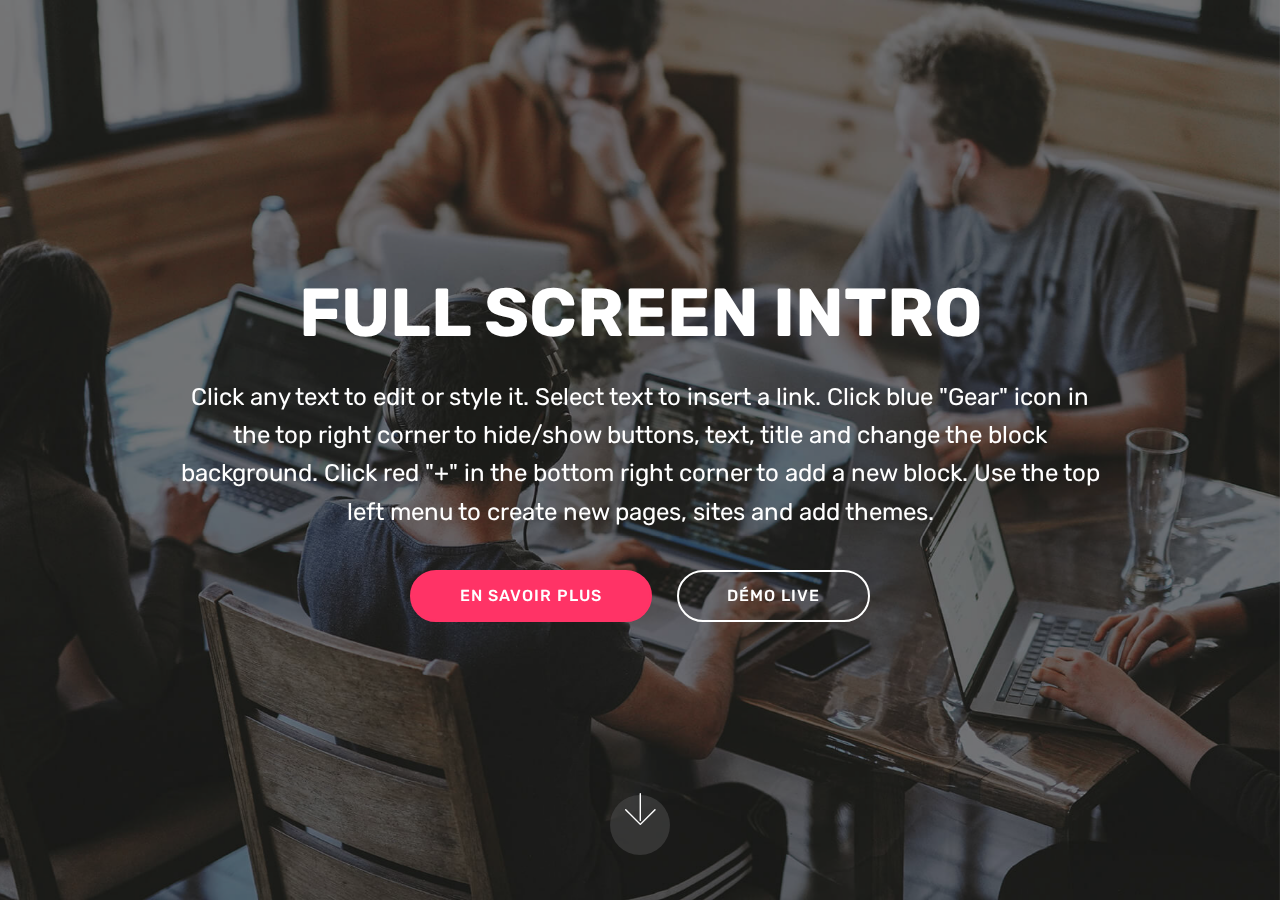
<file: index.html>
<!DOCTYPE html>
<html  >
<head>
  <!-- Site made with Mobirise Website Builder v4.11.3, https://mobirise.com -->
  <meta charset="UTF-8">
  <meta http-equiv="X-UA-Compatible" content="IE=edge">
  <meta name="generator" content="Mobirise v4.11.3, mobirise.com">
  <meta name="viewport" content="width=device-width, initial-scale=1, minimum-scale=1">
  <link rel="shortcut icon" href="assets/images/logo4.png" type="image/x-icon">
  <meta name="description" content="">
  
  <title>Home</title>
  <link rel="stylesheet" href="assets/web/assets/mobirise-icons/mobirise-icons.css">
  <link rel="stylesheet" href="assets/bootstrap/css/bootstrap.min.css">
  <link rel="stylesheet" href="assets/bootstrap/css/bootstrap-grid.min.css">
  <link rel="stylesheet" href="assets/bootstrap/css/bootstrap-reboot.min.css">
  <link rel="stylesheet" href="assets/tether/tether.min.css">
  <link rel="stylesheet" href="assets/theme/css/style.css">
  <link rel="preload" as="style" href="assets/mobirise/css/mbr-additional.css"><link rel="stylesheet" href="assets/mobirise/css/mbr-additional.css" type="text/css">
  
  
  
</head>
<body>
  <section class="cid-rU3bakgM5c mbr-fullscreen mbr-parallax-background" id="header2-1">

    

    <div class="mbr-overlay" style="opacity: 0.5; background-color: rgb(35, 35, 35);"></div>

    <div class="container align-center">
        <div class="row justify-content-md-center">
            <div class="mbr-white col-md-10">
                <h1 class="mbr-section-title mbr-bold pb-3 mbr-fonts-style display-1">
                    FULL SCREEN INTRO
                </h1>
                
                <p class="mbr-text pb-3 mbr-fonts-style display-5">
                    Click any text to edit or style it. Select text to insert a link. Click blue "Gear" icon in the top right corner to hide/show buttons, text, title and change the block background. Click red "+" in the bottom right corner to add a new block. Use the top left menu to create new pages, sites and add themes.
                </p>
                <div class="mbr-section-btn">
                    <a class="btn btn-md btn-secondary display-4" href="https://mobirise.co">EN SAVOIR PLUS</a>
                    <a class="btn btn-md btn-white-outline display-4" href="https://mobirise.co">DÉMO LIVE</a>
                </div>
            </div>
        </div>
    </div>
    <div class="mbr-arrow hidden-sm-down" aria-hidden="true">
        <a href="#next">
            <i class="mbri-down mbr-iconfont"></i>
        </a>
    </div>
</section>


  <section class="engine"><a href="https://mobirise.info/r">free bootstrap templates</a></section><script src="assets/web/assets/jquery/jquery.min.js"></script>
  <script src="assets/popper/popper.min.js"></script>
  <script src="assets/bootstrap/js/bootstrap.min.js"></script>
  <script src="assets/tether/tether.min.js"></script>
  <script src="assets/smoothscroll/smooth-scroll.js"></script>
  <script src="assets/parallax/jarallax.min.js"></script>
  <script src="assets/theme/js/script.js"></script>
  
  
</body>
</html>
</file>
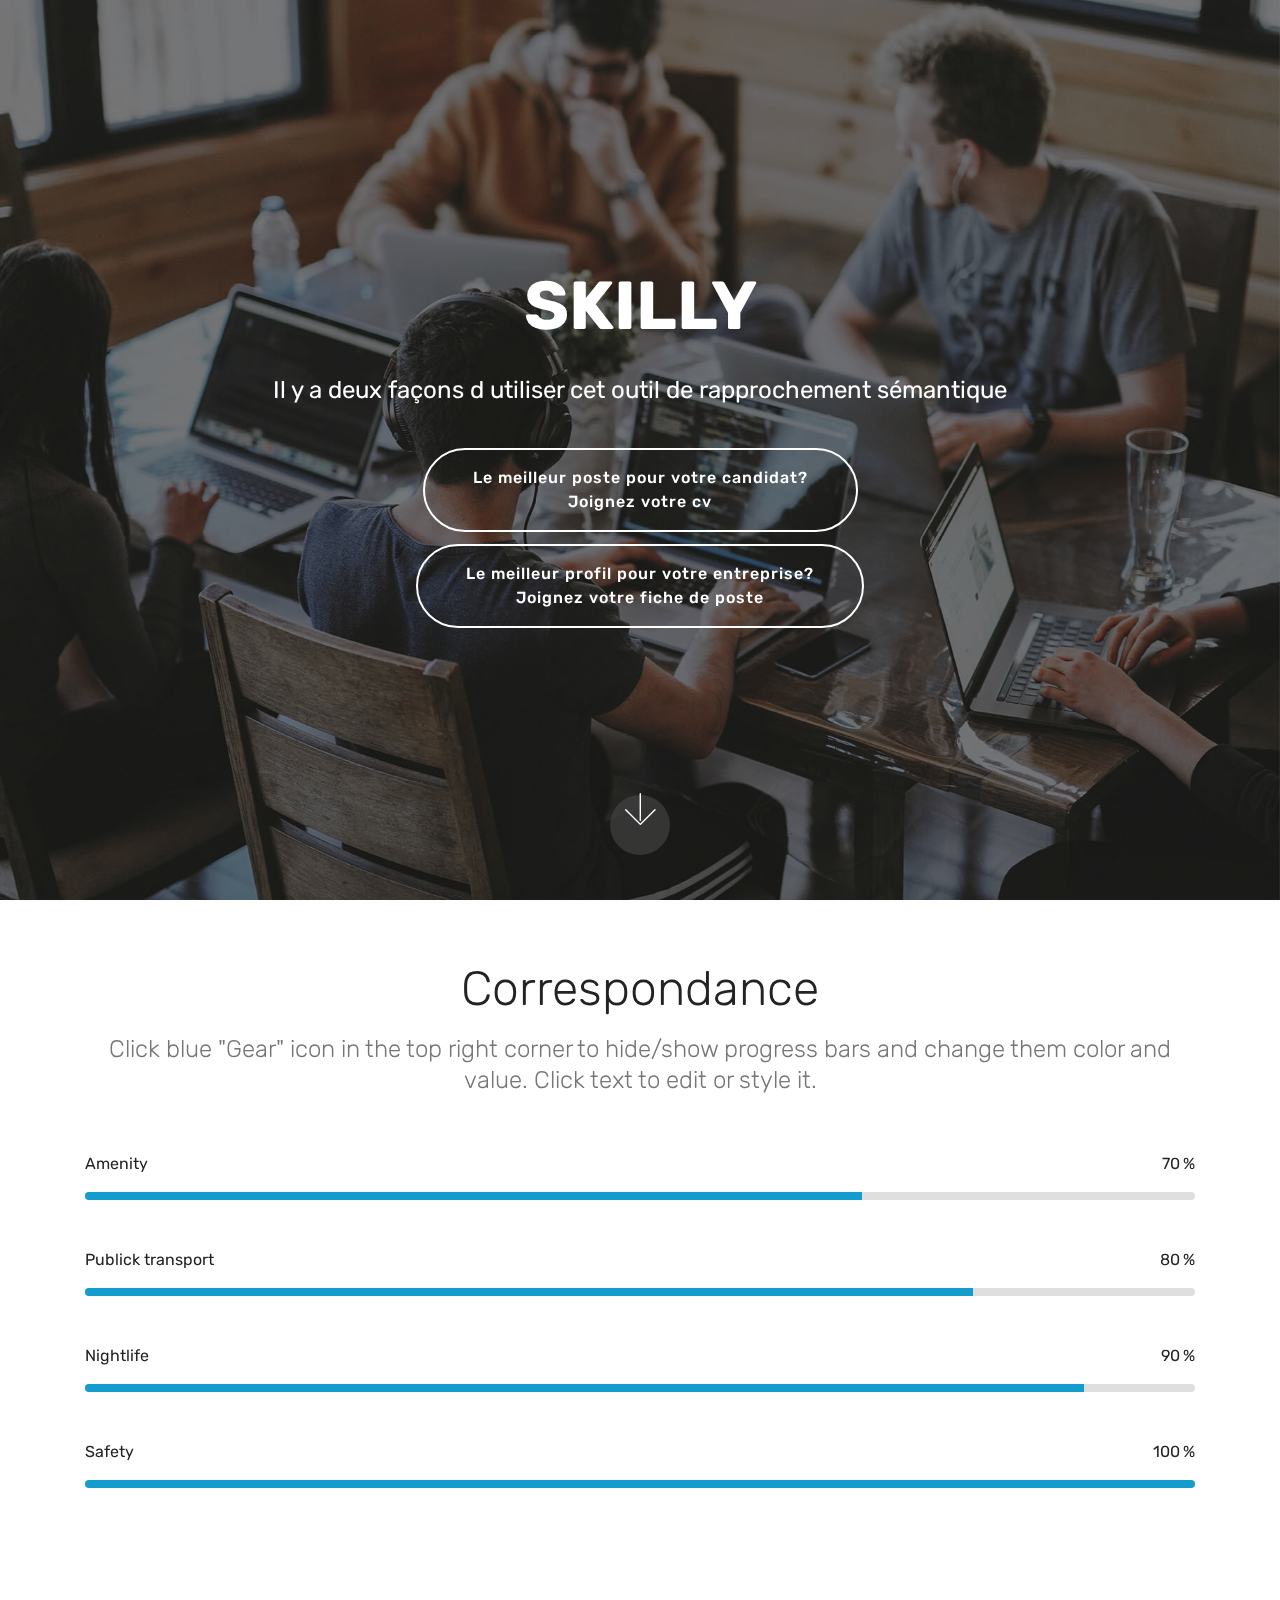
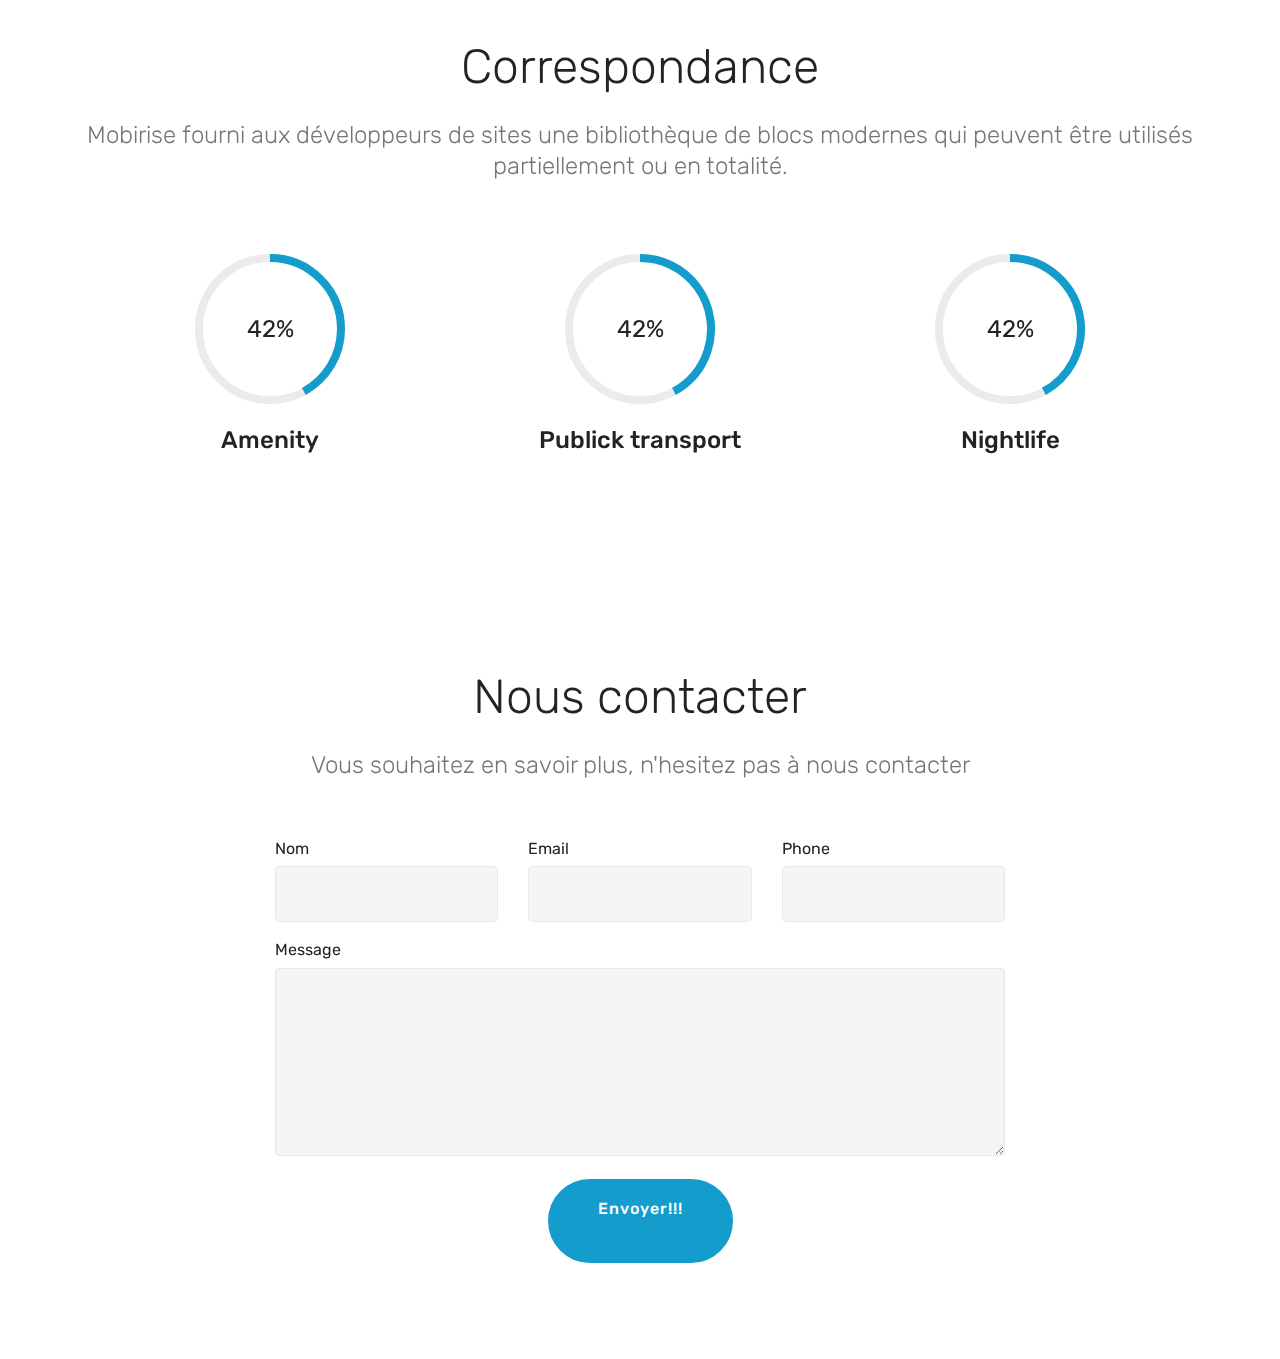
<file: page1.html>
<!DOCTYPE html>
<html  >
<head>
  <!-- Site made with Mobirise Website Builder v4.11.3, https://mobirise.com -->
  <meta charset="UTF-8">
  <meta http-equiv="X-UA-Compatible" content="IE=edge">
  <meta name="generator" content="Mobirise v4.11.3, mobirise.com">
  <meta name="viewport" content="width=device-width, initial-scale=1, minimum-scale=1">
  <link rel="shortcut icon" href="assets/images/logo4.png" type="image/x-icon">
  <meta name="description" content="Website Generator Description">
  
  <title>Page 1</title>
  <link rel="stylesheet" href="assets/web/assets/mobirise-icons/mobirise-icons.css">
  <link rel="stylesheet" href="assets/bootstrap/css/bootstrap.min.css">
  <link rel="stylesheet" href="assets/bootstrap/css/bootstrap-grid.min.css">
  <link rel="stylesheet" href="assets/bootstrap/css/bootstrap-reboot.min.css">
  <link rel="stylesheet" href="assets/tether/tether.min.css">
  <link rel="stylesheet" href="assets/as-pie-progress/css/progress.min.css">
  <link rel="stylesheet" href="assets/theme/css/style.css">
  <link rel="preload" as="style" href="assets/mobirise/css/mbr-additional.css"><link rel="stylesheet" href="assets/mobirise/css/mbr-additional.css" type="text/css">
  
  
  
</head>
<body>
  <section class="cid-s1ulVBbTXC mbr-fullscreen mbr-parallax-background" id="header2-8">

    

    <div class="mbr-overlay" style="opacity: 0.5; background-color: rgb(35, 35, 35);"></div>

    <div class="container align-center">
        <div class="row justify-content-md-center">
            <div class="mbr-white col-md-10">
                <h1 class="mbr-section-title mbr-bold pb-3 mbr-fonts-style display-1">
                    SKILLY</h1>
                
                <p class="mbr-text pb-3 mbr-fonts-style display-5">Il y a deux façons d utiliser cet outil de rapprochement sémantique</p>
                <div class="mbr-section-btn"><a class="btn btn-md btn-white-outline display-7" href="https://mobirise.co">Le meilleur poste pour votre candidat?<br>Joignez votre cv<br></a> <a class="btn btn-md btn-white-outline display-7" href="https://mobirise.co">Le meilleur profil pour votre entreprise?<br>Joignez votre fiche de poste<br></a></div>
            </div>
        </div>
    </div>
    <div class="mbr-arrow hidden-sm-down" aria-hidden="true">
        <a href="#next">
            <i class="mbri-down mbr-iconfont"></i>
        </a>
    </div>
</section>

<section class="engine"><a href="https://mobirise.info/y">html web templates</a></section><section class="progress-bars1 cid-s1ungCwTqW" id="progress-bars1-b">
    
    

    

    <div class="container">
        <h2 class="mbr-section-title pb-2 align-center mbr-fonts-style display-2">Correspondance</h2>

        <h3 class="mbr-section-subtitle pb-5 mbr-fonts-style display-5">
            Click blue "Gear" icon in the top right corner to hide/show progress bars and change them color and value. Click text to edit or style it.
        </h3>

        <div class="progress_elements">
            <div class="progress1 pb-5">
                <div class="title-wrap">
                    <div class="progressbar-title mbr-fonts-style display-7">
                        <p>
                            Amenity
                        </p>
                    </div>
                    <div class="progress_value mbr-fonts-style display-7">
                        <div class="progressbar-number"></div>
                        <span>%</span>
                    </div>
                </div>
                <progress class="progress progress-primary" max="100" value="70">
                </progress>
            </div>
            
            <div class="progress2 pb-5">
                <div class="title-wrap">
                    <div class="progressbar-title mbr-fonts-style display-7">
                        <p>
                           Publick transport
                        </p>
                    </div>
                <div class="progress_value mbr-fonts-style display-7">
                    <div class="progressbar-number"></div>
                    <span>%</span>
                </div>
                </div>
                <progress class="progress progress-primary" max="100" value="80">
                </progress>
            </div>
            
            <div class="progress3 pb-5">
                <div class="title-wrap">
                    <div class="progressbar-title mbr-fonts-style display-7">
                        <p>
                            Nightlife
                        </p>
                    </div>
                    <div class="progress_value mbr-fonts-style display-7">
                        <div class="progressbar-number"></div>
                        <span>%</span>
                    </div>
                </div>
                <progress class="progress progress-primary" max="100" value="90">
                </progress>
            </div>
            
            <div class="progress4">
                <div class="title-wrap">
                    <div class="progressbar-title mbr-fonts-style display-7">
                        <p>
                            Safety
                        </p>
                    </div>
                <div class="progress_value mbr-fonts-style display-7">
                    <div class="progressbar-number"></div>
                    <span>%</span>
                </div>
                </div>
                <progress class="progress progress-primary" max="100" value="100">
                </progress>
            </div>
        </div>
    </div>
</section>

<section class="progress-bars3 cid-s1unk1brQn" id="progress-bars3-c">
 
     

    
    
    <div class="container">
        <h2 class="mbr-section-title pb-3 align-center mbr-fonts-style display-2">
            Correspondance</h2>

        <h3 class="mbr-section-subtitle mbr-fonts-style display-5">
            Mobirise fourni aux développeurs de sites une bibliothèque de blocs modernes qui peuvent être utilisés partiellement ou en totalité.
        </h3>
    
        <div class="media-container-row pt-5 mt-2">
            <div class="card p-3 align-center">
                <div class="wrap">
                    <div class="pie_progress progress1" role="progressbar" data-goal="50">
                        <p class="pie_progress__number mbr-fonts-style display-5"></p>
                    </div>
                </div> 
                <div class="mbr-crt-title pt-3">
                    <h4 class="card-title py-2 mbr-fonts-style display-5">
                        Amenity
                    </h4>
                </div>                 
            </div>

            <div class="card p-3 align-center">
                <div class="wrap">
                    <div class="pie_progress progress2" role="progressbar" data-goal="60">
                        <p class="pie_progress__number mbr-fonts-style display-5"></p>
                    </div>
                </div> 
                <div class="mbr-crt-title pt-3">
                    <h4 class="card-title py-2 mbr-fonts-style display-5">
                        Publick transport
                    </h4>
                </div>                 
            </div>

            <div class="card p-3 align-center">
                <div class="wrap">
                    <div class="pie_progress progress3" role="progressbar" data-goal="70">
                        <p class="pie_progress__number mbr-fonts-style display-5"></p>
                    </div>
                </div> 
                <div class="mbr-crt-title pt-3">
                    <h4 class="card-title py-2 mbr-fonts-style display-5">
                        Nightlife
                    </h4>
                </div>                 
            </div>

            

            

            
        </div>
</div></section>

<section class="mbr-section form1 cid-s1upmoHoLZ" id="form1-f">

    

    
    <div class="container">
        <div class="row justify-content-center">
            <div class="title col-12 col-lg-8">
                <h2 class="mbr-section-title align-center pb-3 mbr-fonts-style display-2">
                    Nous contacter</h2>
                <h3 class="mbr-section-subtitle align-center mbr-light pb-3 mbr-fonts-style display-5">Vous souhaitez en savoir plus, n'hesitez pas à nous contacter</h3>
            </div>
        </div>
    </div>
    <div class="container">
        <div class="row justify-content-center">
            <div class="media-container-column col-lg-8" data-form-type="formoid">
                <!---Formbuilder Form--->
                <form action="https://mobirise.com/" method="POST" class="mbr-form form-with-styler" data-form-title="Mobirise Form"><input type="hidden" name="email" data-form-email="true" value="i8AGIknKDF9JtDwmWJZI4YBOUmL3mz+stZuRyG4jlXN4vQYGYPbIwAwe8e/DBInEespTLEaIaBjQuoaCcsGujcj0xhDCvUWalU2Cwe/yOLYzsAwsLxH692f6ztd/TtB6">
                    <div class="row">
                        <div hidden="hidden" data-form-alert="" class="alert alert-success col-12">Thanks for filling out the form!</div>
                        <div hidden="hidden" data-form-alert-danger="" class="alert alert-danger col-12">
                        </div>
                    </div>
                    <div class="dragArea row">
                        <div class="col-md-4  form-group" data-for="name">
                            <label for="name-form1-f" class="form-control-label mbr-fonts-style display-7">Nom</label>
                            <input type="text" name="name" data-form-field="Name" required="required" class="form-control display-7" id="name-form1-f">
                        </div>
                        <div class="col-md-4  form-group" data-for="email">
                            <label for="email-form1-f" class="form-control-label mbr-fonts-style display-7">Email</label>
                            <input type="email" name="email" data-form-field="Email" required="required" class="form-control display-7" id="email-form1-f">
                        </div>
                        <div data-for="phone" class="col-md-4  form-group">
                            <label for="phone-form1-f" class="form-control-label mbr-fonts-style display-7">Phone</label>
                            <input type="tel" name="phone" data-form-field="Phone" class="form-control display-7" id="phone-form1-f">
                        </div>
                        <div data-for="message" class="col-md-12 form-group">
                            <label for="message-form1-f" class="form-control-label mbr-fonts-style display-7">Message</label>
                            <textarea name="message" data-form-field="Message" class="form-control display-7" id="message-form1-f"></textarea>
                        </div>
                        <div class="col-md-12 input-group-btn align-center"><button type="submit" class="btn btn-primary btn-form display-7">Envoyer!!!<br><br></button></div>
                    </div>
                </form><!---Formbuilder Form--->
            </div>
        </div>
    </div>
</section>


  <script src="assets/web/assets/jquery/jquery.min.js"></script>
  <script src="assets/popper/popper.min.js"></script>
  <script src="assets/bootstrap/js/bootstrap.min.js"></script>
  <script src="assets/tether/tether.min.js"></script>
  <script src="assets/smoothscroll/smooth-scroll.js"></script>
  <script src="assets/parallax/jarallax.min.js"></script>
  <script src="assets/as-pie-progress/jquery-as-pie-progress.min.js"></script>
  <script src="assets/theme/js/script.js"></script>
  <script src="assets/formoid/formoid.min.js"></script>
  
  
</body>
</html>
</file>
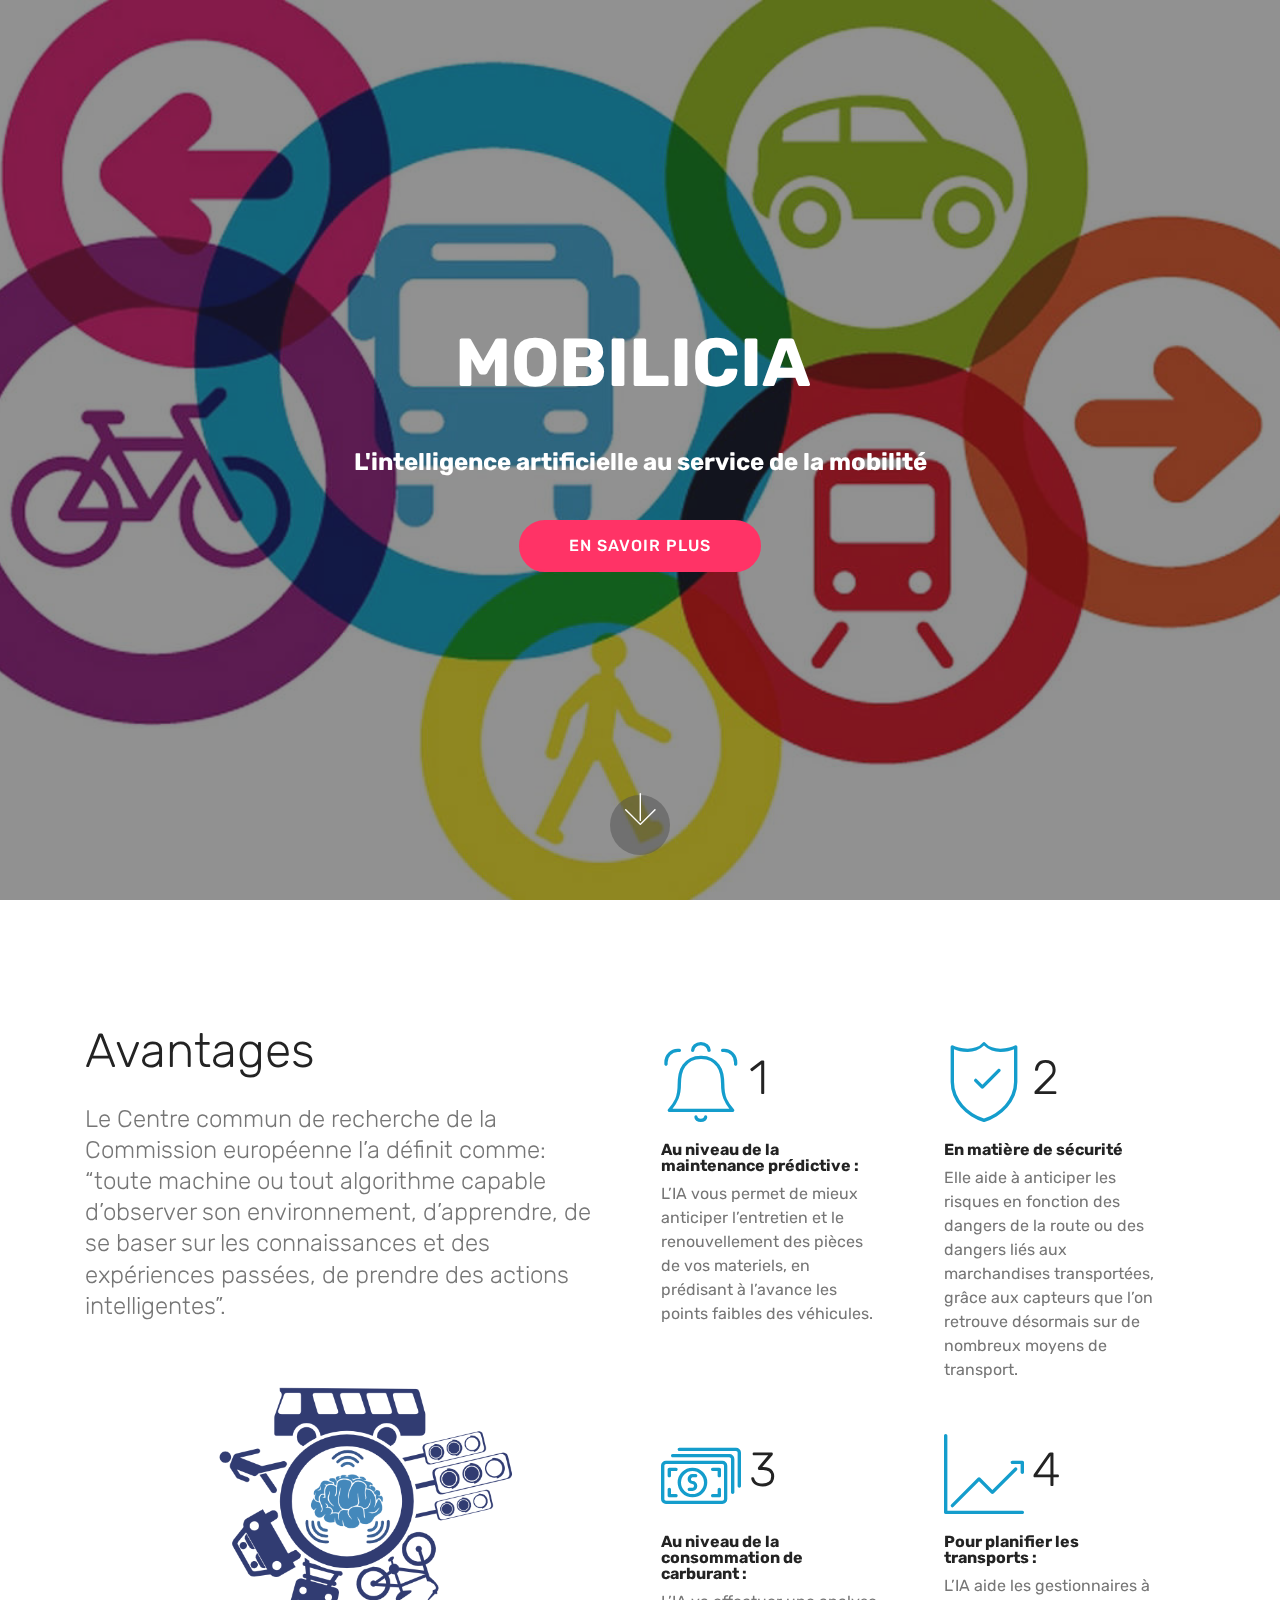
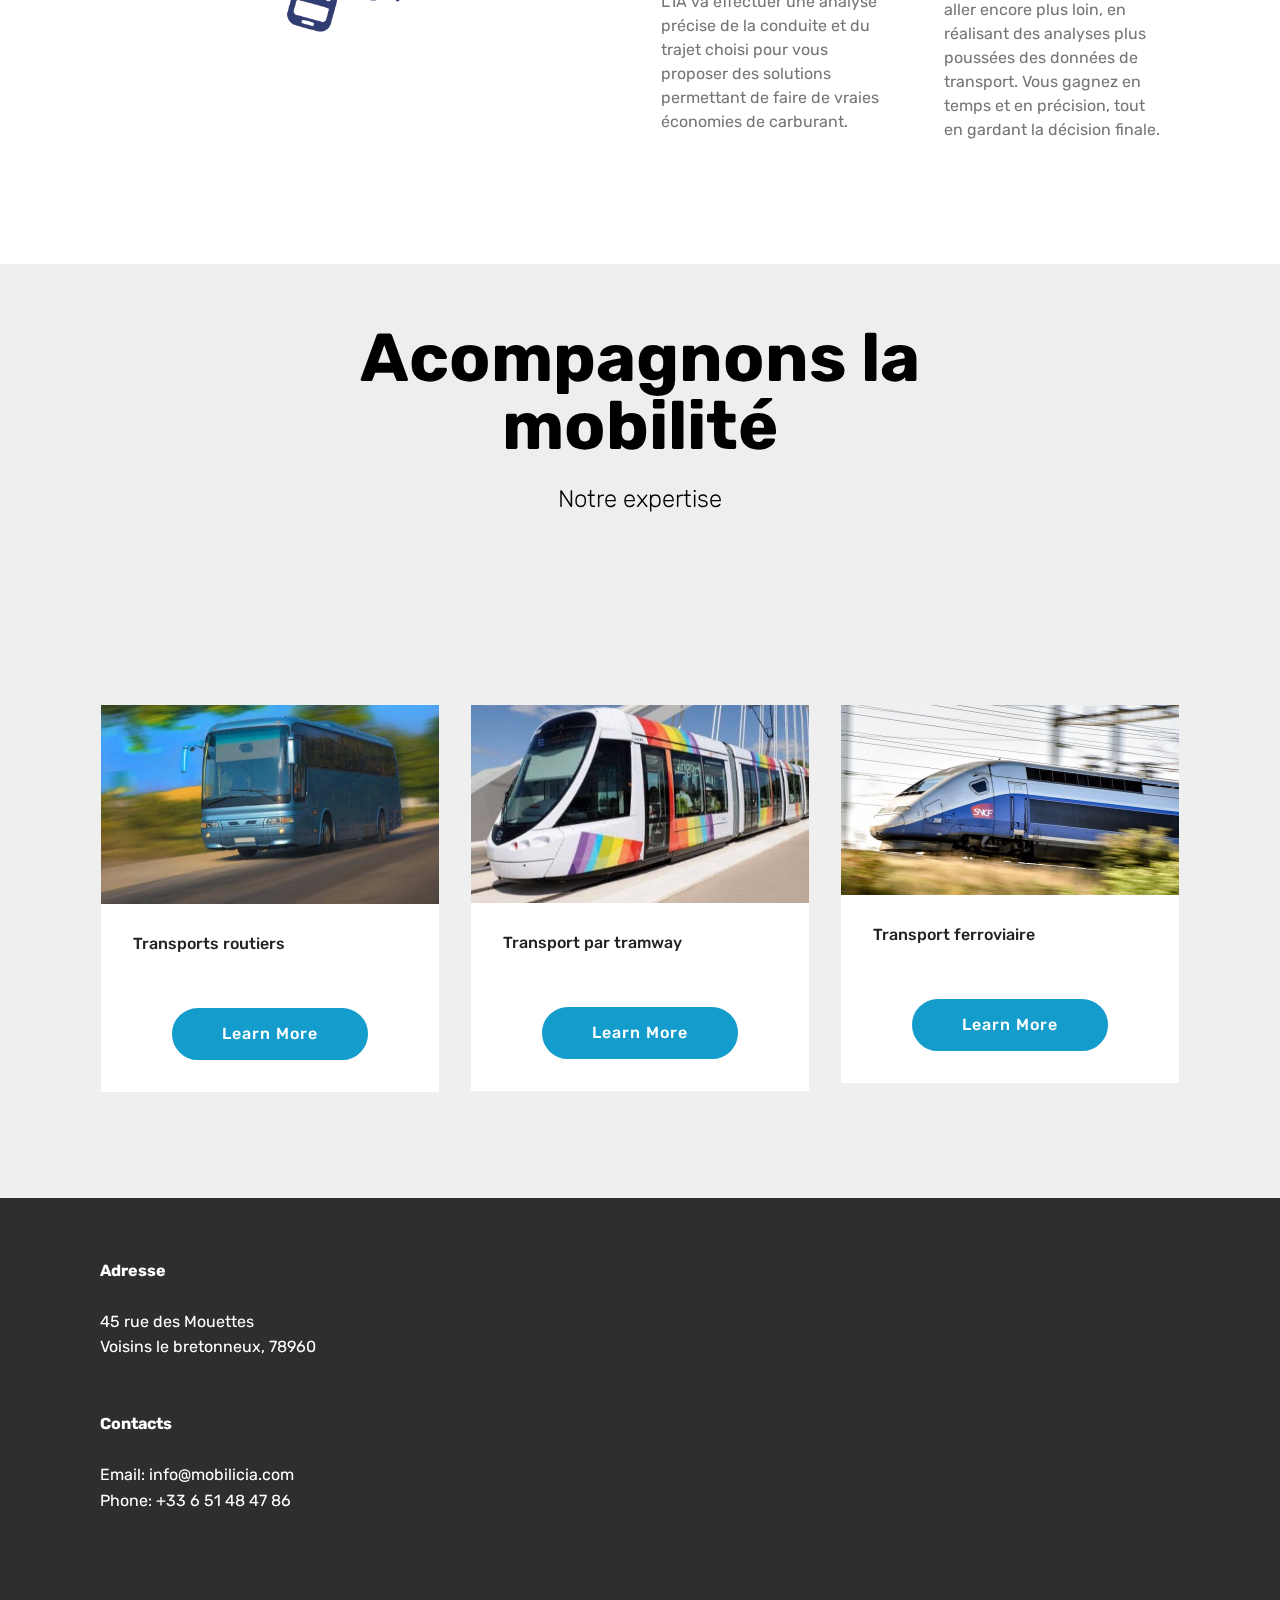
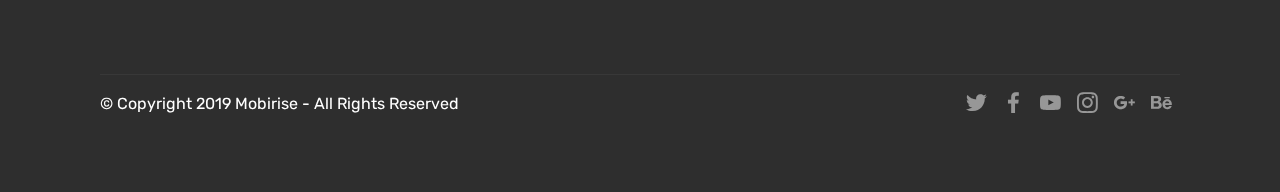
<file: page2.html>
<!DOCTYPE html>
<html  >
<head>
  <!-- Site made with Mobirise Website Builder v4.11.3, https://mobirise.com -->
  <meta charset="UTF-8">
  <meta http-equiv="X-UA-Compatible" content="IE=edge">
  <meta name="generator" content="Mobirise v4.11.3, mobirise.com">
  <meta name="viewport" content="width=device-width, initial-scale=1, minimum-scale=1">
  <link rel="shortcut icon" href="assets/images/logo4.png" type="image/x-icon">
  <meta name="description" content="Web Site Generator Description">
  
  <title>Page 2</title>
  <link rel="stylesheet" href="assets/web/assets/mobirise-icons/mobirise-icons.css">
  <link rel="stylesheet" href="assets/bootstrap/css/bootstrap.min.css">
  <link rel="stylesheet" href="assets/bootstrap/css/bootstrap-grid.min.css">
  <link rel="stylesheet" href="assets/bootstrap/css/bootstrap-reboot.min.css">
  <link rel="stylesheet" href="assets/tether/tether.min.css">
  <link rel="stylesheet" href="assets/socicon/css/styles.css">
  <link rel="stylesheet" href="assets/theme/css/style.css">
  <link rel="preload" as="style" href="assets/mobirise/css/mbr-additional.css"><link rel="stylesheet" href="assets/mobirise/css/mbr-additional.css" type="text/css">
  
  
  
</head>
<body>
  <section class="cid-rU3bgNiZLM mbr-fullscreen mbr-parallax-background" id="header2-2">

    

    <div class="mbr-overlay" style="opacity: 0.5; background-color: rgb(35, 35, 35);"></div>

    <div class="container align-center">
        <div class="row justify-content-md-center">
            <div class="mbr-white col-md-10">
                <h1 class="mbr-section-title mbr-bold pb-3 mbr-fonts-style display-1"><p>MOBILICIA&nbsp;</p></h1>
                
                <p class="mbr-text pb-3 mbr-fonts-style display-5"><strong>L'intelligence artificielle au service de la mobilité</strong></p>
                <div class="mbr-section-btn"><a class="btn btn-md btn-secondary display-4" href="https://mobirise.co">EN SAVOIR PLUS</a></div>
            </div>
        </div>
    </div>
    <div class="mbr-arrow hidden-sm-down" aria-hidden="true">
        <a href="#next">
            <i class="mbri-down mbr-iconfont"></i>
        </a>
    </div>
</section>

<section class="engine"><a href="https://mobirise.info/n">free simple website templates</a></section><section class="counters2 counters cid-rU3bih77KJ" id="counters2-3">

    

    

    <div class="container pt-4 mt-2">
        <div class="media-container-row">
            <div class="media-block" style="width: 49%;">
                <h2 class="mbr-section-title pb-3 align-left mbr-fonts-style display-2">Avantages</h2>
                <h3 class="mbr-section-subtitle pb-5 align-left mbr-fonts-style display-5">Le Centre commun de recherche de la Commission européenne l’a définit comme: “toute machine ou tout algorithme capable d’observer son environnement, d’apprendre, de se baser sur les connaissances et des expériences passées, de prendre des actions intelligentes”.</h3>
                <div class="mbr-figure">
                    <img src="assets/images/domaineon2-800x400.png" alt="" title="">
                </div>
            </div>
            <div class="cards-block">
                <div class="cards-container">
                    <div class="card px-3 align-left col-12 col-md-6">
                        <div class="panel-item p-3">
                            <div class="card-img pb-3">
                                <span class="mbr-iconfont pr-2 mbri-alert"></span>
                                <h3 class="count py-3 mbr-fonts-style display-2">
                                    1</h3>
                            </div>
                            <div class="card-text">
                                <h4 class="mbr-content-title mbr-bold mbr-fonts-style display-7">Au niveau de la maintenance prédictive :&nbsp;</h4>
                                <p class="mbr-content-text mbr-fonts-style display-7">L’IA vous permet de mieux anticiper l’entretien et le renouvellement des pièces de vos materiels, en prédisant à l’avance les points faibles des véhicules.
                                </p>
                            </div>
                        </div>
                    </div>
                    <div class="card px-3 align-left col-12 col-md-6">
                        <div class="panel-item p-3">
                            <div class="card-img pb-3">
                                <span class="mbr-iconfont pr-2 mbri-protect"></span>
                                <h3 class="count py-3 mbr-fonts-style display-2">
                                    2</h3>
                            </div>
                            <div class="card-text">
                                <h4 class="mbr-content-title mbr-bold mbr-fonts-style display-7">En matière de sécurité&nbsp;</h4>
                                <p class="mbr-content-text mbr-fonts-style display-7">
                                    Elle aide à anticiper les risques en fonction des dangers de la route ou des dangers liés aux marchandises transportées, grâce aux capteurs que l’on retrouve désormais sur de nombreux moyens de transport.
                                </p>
                            </div>
                        </div>
                    </div>
                    <div class="card px-3 align-left col-12 col-md-6">
                        <div class="panel-item p-3">
                            <div class="card-img pb-3">
                                <span class="mbr-iconfont pr-2 mbri-cash"></span>
                                <h3 class="count py-3 mbr-fonts-style display-2">
                                    3</h3>
                            </div>
                            <div class="card-text">
                                <h4 class="mbr-content-title mbr-bold mbr-fonts-style display-7">Au niveau de la consommation de carburant :&nbsp;</h4>
                                <p class="mbr-content-text mbr-fonts-style display-7">L’IA va effectuer une analyse précise de la conduite et du trajet choisi pour vous proposer des solutions permettant de faire de vraies économies de carburant. 
                                </p>
                            </div>
                        </div>
                    </div>
                    <div class="card px-3 align-left col-12 col-md-6">
                        <div class="panel-item p-3">
                            <div class="card-img pb-3">
                                <span class="mbr-iconfont pr-2 mbri-growing-chart"></span>
                                <h3 class="count py-3 mbr-fonts-style display-2">
                                    4</h3>
                            </div>
                            <div class="card-texts">
                                <h4 class="mbr-content-title mbr-bold mbr-fonts-style display-7">Pour planifier les transports :</h4>
                                <p class="mbr-content-text mbr-fonts-style display-7">L’IA aide les gestionnaires à aller encore plus loin, en réalisant des analyses plus poussées des données de transport. Vous gagnez en temps et en précision, tout en gardant la décision finale.
                                </p>
                            </div>
                        </div>
                    </div>
                </div>
            </div>
        </div>
    </div>
</section>

<section class="mbr-section content5 cid-rU3bm4s8L7 mbr-parallax-background" id="content5-4">

    

    

    <div class="container">
        <div class="media-container-row">
            <div class="title col-12 col-md-8">
                <h2 class="align-center mbr-bold mbr-white pb-3 mbr-fonts-style display-1">Acompagnons la mobilité</h2>
                <h3 class="mbr-section-subtitle align-center mbr-light mbr-white pb-3 mbr-fonts-style display-5">Notre expertise</h3>
                
                
            </div>
        </div>
    </div>
</section>

<section class="features3 cid-rU3boLODi1" id="features3-5">

    

    
    <div class="container">
        <div class="media-container-row">
            <div class="card p-3 col-12 col-md-6 col-lg-4">
                <div class="card-wrapper">
                    <div class="card-img">
                        <img src="assets/images/62051d9521219a67e3a98d7f0c06e79e862f456e-676x317.jpeg" alt="Mobirise" title="">
                    </div>
                    <div class="card-box">
                        <h4 class="card-title mbr-fonts-style display-7">
                            Transports routiers</h4>
                        <p class="mbr-text mbr-fonts-style display-7"></p>
                    </div>
                    <div class="mbr-section-btn text-center"><a href="https://mobirise.co" class="btn btn-primary display-4">
                            Learn More
                        </a></div>
                </div>
            </div>

            <div class="card p-3 col-12 col-md-6 col-lg-4">
                <div class="card-wrapper">
                    <div class="card-img">
                        <img src="assets/images/20180628-124418-tramway-angers-colas-620x465.jpeg" alt="Mobirise" title="">
                    </div>
                    <div class="card-box">
                        <h4 class="card-title mbr-fonts-style display-7">Transport par tramway</h4>
                        <p class="mbr-text mbr-fonts-style display-7"></p>
                    </div>
                    <div class="mbr-section-btn text-center"><a href="https://mobirise.co" class="btn btn-primary display-4">
                            Learn More
                        </a></div>
                </div>
            </div>

            <div class="card p-3 col-12 col-md-6 col-lg-4">
                <div class="card-wrapper">
                    <div class="card-img">
                        <img src="assets/images/tgv-illustration-train-f6ad99-01x-3-676x380.jpeg" alt="Mobirise" title="">
                    </div>
                    <div class="card-box">
                        <h4 class="card-title mbr-fonts-style display-7">Transport ferroviaire</h4>
                        <p class="mbr-text mbr-fonts-style display-7"></p>
                    </div>
                    <div class="mbr-section-btn text-center">
                        <a href="https://mobirise.co" class="btn btn-primary display-4">
                            Learn More
                        </a>
                    </div>
                </div>
            </div>

            
        </div>
    </div>
</section>

<section class="cid-rU3DEwAG1u" id="footer2-7">

    

    

    <div class="container">
        <div class="media-container-row content mbr-white">
            <div class="col-12 col-md-3 mbr-fonts-style display-7">
                <p class="mbr-text">
                    <strong>Adresse</strong><br>
                    <br>45 rue des Mouettes<br>Voisins le bretonneux, 78960<br>
                    <br>
                    <br><strong>Contacts</strong>
                    <br>
                    <br>Email: info@mobilicia.com
                    <br>Phone: +33 6 51 48 47 86 &nbsp; &nbsp; &nbsp; &nbsp; &nbsp;&nbsp;<br></p>
            </div>
            <div class="col-12 col-md-3 mbr-fonts-style display-7">
                <p class="mbr-text"></p>
            </div>
            <div class="col-12 col-md-6">
                <div class="google-map"><iframe frameborder="0" style="border:0" src="https://www.google.com/maps/embed/v1/place?key=AIzaSyCy9r70T3NYf3PhvVflTo0_zdif2_IoIYs&amp;q=place_id:ChIJn6wOs6lZwokRLKy1iqRcoKw" allowfullscreen=""></iframe></div>
            </div>
        </div>
        <div class="footer-lower">
            <div class="media-container-row">
                <div class="col-sm-12">
                    <hr>
                </div>
            </div>
            <div class="media-container-row mbr-white">
                <div class="col-sm-6 copyright">
                    <p class="mbr-text mbr-fonts-style display-7">
                        © Copyright 2019 Mobirise - All Rights Reserved
                    </p>
                </div>
                <div class="col-md-6">
                    <div class="social-list align-right">
                        <div class="soc-item">
                            <a href="https://twitter.com/mobirise" target="_blank">
                                <span class="socicon-twitter socicon mbr-iconfont mbr-iconfont-social"></span>
                            </a>
                        </div>
                        <div class="soc-item">
                            <a href="https://www.facebook.com/pages/Mobirise/1616226671953247" target="_blank">
                                <span class="socicon-facebook socicon mbr-iconfont mbr-iconfont-social"></span>
                            </a>
                        </div>
                        <div class="soc-item">
                            <a href="https://www.youtube.com/c/mobirise" target="_blank">
                                <span class="socicon-youtube socicon mbr-iconfont mbr-iconfont-social"></span>
                            </a>
                        </div>
                        <div class="soc-item">
                            <a href="https://instagram.com/mobirise" target="_blank">
                                <span class="socicon-instagram socicon mbr-iconfont mbr-iconfont-social"></span>
                            </a>
                        </div>
                        <div class="soc-item">
                            <a href="https://plus.google.com/u/0/+Mobirise" target="_blank">
                                <span class="socicon-googleplus socicon mbr-iconfont mbr-iconfont-social"></span>
                            </a>
                        </div>
                        <div class="soc-item">
                            <a href="https://www.behance.net/Mobirise" target="_blank">
                                <span class="socicon-behance socicon mbr-iconfont mbr-iconfont-social"></span>
                            </a>
                        </div>
                    </div>
                </div>
            </div>
        </div>
    </div>
</section>


  <script src="assets/web/assets/jquery/jquery.min.js"></script>
  <script src="assets/popper/popper.min.js"></script>
  <script src="assets/bootstrap/js/bootstrap.min.js"></script>
  <script src="assets/tether/tether.min.js"></script>
  <script src="assets/smoothscroll/smooth-scroll.js"></script>
  <script src="assets/parallax/jarallax.min.js"></script>
  <script src="assets/viewportchecker/jquery.viewportchecker.js"></script>
  <script src="assets/theme/js/script.js"></script>
  
  
</body>
</html>
</file>
<file: assets/web/assets/mobirise-icons/mobirise-icons.css>
@font-face {
  font-family: 'MobiriseIcons';
  src:  url('mobirise-icons.eot?spat4u');
  src:  url('mobirise-icons.eot?spat4u#iefix') format('embedded-opentype'),
    url('mobirise-icons.ttf?spat4u') format('truetype'),
    url('mobirise-icons.woff?spat4u') format('woff'),
    url('mobirise-icons.svg?spat4u#MobiriseIcons') format('svg');
  font-weight: normal;
  font-style: normal;
  font-display: swap;
}

[class^="mbri-"], [class*=" mbri-"] {
  /* use !important to prevent issues with browser extensions that change fonts */
  font-family: MobiriseIcons !important;
  speak: none;
  font-style: normal;
  font-weight: normal;
  font-variant: normal;
  text-transform: none;
  line-height: 1;

  /* Better Font Rendering =========== */
  -webkit-font-smoothing: antialiased;
  -moz-osx-font-smoothing: grayscale;
}

.mbri-add-submenu:before {
  content: "\e900";
}
.mbri-alert:before {
  content: "\e901";
}
.mbri-align-center:before {
  content: "\e902";
}
.mbri-align-justify:before {
  content: "\e903";
}
.mbri-align-left:before {
  content: "\e904";
}
.mbri-align-right:before {
  content: "\e905";
}
.mbri-android:before {
  content: "\e906";
}
.mbri-apple:before {
  content: "\e907";
}
.mbri-arrow-down:before {
  content: "\e908";
}
.mbri-arrow-next:before {
  content: "\e909";
}
.mbri-arrow-prev:before {
  content: "\e90a";
}
.mbri-arrow-up:before {
  content: "\e90b";
}
.mbri-bold:before {
  content: "\e90c";
}
.mbri-bookmark:before {
  content: "\e90d";
}
.mbri-bootstrap:before {
  content: "\e90e";
}
.mbri-briefcase:before {
  content: "\e90f";
}
.mbri-browse:before {
  content: "\e910";
}
.mbri-bulleted-list:before {
  content: "\e911";
}
.mbri-calendar:before {
  content: "\e912";
}
.mbri-camera:before {
  content: "\e913";
}
.mbri-cart-add:before {
  content: "\e914";
}
.mbri-cart-full:before {
  content: "\e915";
}
.mbri-cash:before {
  content: "\e916";
}
.mbri-change-style:before {
  content: "\e917";
}
.mbri-chat:before {
  content: "\e918";
}
.mbri-clock:before {
  content: "\e919";
}
.mbri-close:before {
  content: "\e91a";
}
.mbri-cloud:before {
  content: "\e91b";
}
.mbri-code:before {
  content: "\e91c";
}
.mbri-contact-form:before {
  content: "\e91d";
}
.mbri-credit-card:before {
  content: "\e91e";
}
.mbri-cursor-click:before {
  content: "\e91f";
}
.mbri-cust-feedback:before {
  content: "\e920";
}
.mbri-database:before {
  content: "\e921";
}
.mbri-delivery:before {
  content: "\e922";
}
.mbri-desktop:before {
  content: "\e923";
}
.mbri-devices:before {
  content: "\e924";
}
.mbri-down:before {
  content: "\e925";
}
.mbri-download:before {
  content: "\e989";
}
.mbri-drag-n-drop:before {
  content: "\e927";
}
.mbri-drag-n-drop2:before {
  content: "\e928";
}
.mbri-edit:before {
  content: "\e929";
}
.mbri-edit2:before {
  content: "\e92a";
}
.mbri-error:before {
  content: "\e92b";
}
.mbri-extension:before {
  content: "\e92c";
}
.mbri-features:before {
  content: "\e92d";
}
.mbri-file:before {
  content: "\e92e";
}
.mbri-flag:before {
  content: "\e92f";
}
.mbri-folder:before {
  content: "\e930";
}
.mbri-gift:before {
  content: "\e931";
}
.mbri-github:before {
  content: "\e932";
}
.mbri-globe:before {
  content: "\e933";
}
.mbri-globe-2:before {
  content: "\e934";
}
.mbri-growing-chart:before {
  content: "\e935";
}
.mbri-hearth:before {
  content: "\e936";
}
.mbri-help:before {
  content: "\e937";
}
.mbri-home:before {
  content: "\e938";
}
.mbri-hot-cup:before {
  content: "\e939";
}
.mbri-idea:before {
  content: "\e93a";
}
.mbri-image-gallery:before {
  content: "\e93b";
}
.mbri-image-slider:before {
  content: "\e93c";
}
.mbri-info:before {
  content: "\e93d";
}
.mbri-italic:before {
  content: "\e93e";
}
.mbri-key:before {
  content: "\e93f";
}
.mbri-laptop:before {
  content: "\e940";
}
.mbri-layers:before {
  content: "\e941";
}
.mbri-left-right:before {
  content: "\e942";
}
.mbri-left:before {
  content: "\e943";
}
.mbri-letter:before {
  content: "\e944";
}
.mbri-like:before {
  content: "\e945";
}
.mbri-link:before {
  content: "\e946";
}
.mbri-lock:before {
  content: "\e947";
}
.mbri-login:before {
  content: "\e948";
}
.mbri-logout:before {
  content: "\e949";
}
.mbri-magic-stick:before {
  content: "\e94a";
}
.mbri-map-pin:before {
  content: "\e94b";
}
.mbri-menu:before {
  content: "\e94c";
}
.mbri-mobile:before {
  content: "\e94d";
}
.mbri-mobile2:before {
  content: "\e94e";
}
.mbri-mobirise:before {
  content: "\e94f";
}
.mbri-more-horizontal:before {
  content: "\e950";
}
.mbri-more-vertical:before {
  content: "\e951";
}
.mbri-music:before {
  content: "\e952";
}
.mbri-new-file:before {
  content: "\e953";
}
.mbri-numbered-list:before {
  content: "\e954";
}
.mbri-opened-folder:before {
  content: "\e955";
}
.mbri-pages:before {
  content: "\e956";
}
.mbri-paper-plane:before {
  content: "\e957";
}
.mbri-paperclip:before {
  content: "\e958";
}
.mbri-photo:before {
  content: "\e959";
}
.mbri-photos:before {
  content: "\e95a";
}
.mbri-pin:before {
  content: "\e95b";
}
.mbri-play:before {
  content: "\e95c";
}
.mbri-plus:before {
  content: "\e95d";
}
.mbri-preview:before {
  content: "\e95e";
}
.mbri-print:before {
  content: "\e95f";
}
.mbri-protect:before {
  content: "\e960";
}
.mbri-question:before {
  content: "\e961";
}
.mbri-quote-left:before {
  content: "\e962";
}
.mbri-quote-right:before {
  content: "\e963";
}
.mbri-refresh:before {
  content: "\e964";
}
.mbri-responsive:before {
  content: "\e965";
}
.mbri-right:before {
  content: "\e966";
}
.mbri-rocket:before {
  content: "\e967";
}
.mbri-sad-face:before {
  content: "\e968";
}
.mbri-sale:before {
  content: "\e969";
}
.mbri-save:before {
  content: "\e96a";
}
.mbri-search:before {
  content: "\e96b";
}
.mbri-setting:before {
  content: "\e96c";
}
.mbri-setting2:before {
  content: "\e96d";
}
.mbri-setting3:before {
  content: "\e96e";
}
.mbri-share:before {
  content: "\e96f";
}
.mbri-shopping-bag:before {
  content: "\e970";
}
.mbri-shopping-basket:before {
  content: "\e971";
}
.mbri-shopping-cart:before {
  content: "\e972";
}
.mbri-sites:before {
  content: "\e973";
}
.mbri-smile-face:before {
  content: "\e974";
}
.mbri-speed:before {
  content: "\e975";
}
.mbri-star:before {
  content: "\e976";
}
.mbri-success:before {
  content: "\e977";
}
.mbri-sun:before {
  content: "\e978";
}
.mbri-sun2:before {
  content: "\e979";
}
.mbri-tablet:before {
  content: "\e97a";
}
.mbri-tablet-vertical:before {
  content: "\e97b";
}
.mbri-target:before {
  content: "\e97c";
}
.mbri-timer:before {
  content: "\e97d";
}
.mbri-to-ftp:before {
  content: "\e97e";
}
.mbri-to-local-drive:before {
  content: "\e97f";
}
.mbri-touch-swipe:before {
  content: "\e980";
}
.mbri-touch:before {
  content: "\e981";
}
.mbri-trash:before {
  content: "\e982";
}
.mbri-underline:before {
  content: "\e983";
}
.mbri-unlink:before {
  content: "\e984";
}
.mbri-unlock:before {
  content: "\e985";
}
.mbri-up-down:before {
  content: "\e986";
}
.mbri-up:before {
  content: "\e987";
}
.mbri-update:before {
  content: "\e988";
}
.mbri-upload:before {
 content: "\e926"; 
}
.mbri-user:before {
  content: "\e98a";
}
.mbri-user2:before {
  content: "\e98b";
}
.mbri-users:before {
  content: "\e98c";
}
.mbri-video:before {
  content: "\e98d";
}
.mbri-video-play:before {
  content: "\e98e";
}
.mbri-watch:before {
  content: "\e98f";
}
.mbri-website-theme:before {
  content: "\e990";
}
.mbri-wifi:before {
  content: "\e991";
}
.mbri-windows:before {
  content: "\e992";
}
.mbri-zoom-out:before {
  content: "\e993";
}
.mbri-redo:before {
  content: "\e994";
}
.mbri-undo:before {
  content: "\e995";
}
</file>
<file: assets/theme/css/style.css>
/*!
 * Mobirise v4 theme (https://mobirise.com/)
 * Copyright 2017 Mobirise
 */
section {
  background-color: #eeeeee; }

body {
  font-style: normal;
  line-height: 1.5; }

section,
.container,
.container-fluid {
  position: relative;
  word-wrap: break-word; }

a.mbr-iconfont:hover {
  text-decoration: none; }

.article .lead p,
.article .lead ul,
.article .lead ol,
.article .lead pre,
.article .lead blockquote {
  margin-bottom: 0; }

ul,
ol,
pre,
blockquote {
  margin-bottom: 2.3125rem; }

pre {
  background: #f4f4f4;
  padding: 10px 24px;
  white-space: pre-wrap; }

.inactive {
  -webkit-user-select: none;
  -moz-user-select: none;
  -ms-user-select: none;
  user-select: none;
  pointer-events: none;
  -webkit-user-drag: none;
  user-drag: none; }

.mbr-section__comments .row {
  justify-content: center;
  -webkit-justify-content: center; }

a {
  font-style: normal;
  font-weight: 400;
  cursor: pointer; }
  a, a:hover {
    text-decoration: none; }

figure {
  margin-bottom: 0; }

body {
  color: #232323; }

h1,
h2,
h3,
h4,
h5,
h6,
.h1,
.h2,
.h3,
.h4,
.h5,
.h6,
.display-1,
.display-2,
.display-3,
.display-4 {
  line-height: 1;
  word-break: break-word;
  word-wrap: break-word; }

.mbr-section-title {
  font-style: normal;
  line-height: 1.2; }

.mbr-section-subtitle {
  line-height: 1.3; }

.mbr-text {
  font-style: normal;
  line-height: 1.6; }

b,
strong {
  font-weight: bold; }

blockquote {
  padding: 10px 0 10px 20px;
  position: relative;
  border-left: 2px solid;
  border-color: #ff3366; }

input:-webkit-autofill, input:-webkit-autofill:hover, input:-webkit-autofill:focus, input:-webkit-autofill:active {
  transition-delay: 9999s;
  transition-property: background-color, color; }

textarea[type='hidden'] {
  display: none; }

body {
  position: relative; }

section {
  background-position: 50% 50%;
  background-repeat: no-repeat;
  background-size: cover; }
  section .mbr-background-video,
  section .mbr-background-video-preview {
    position: absolute;
    bottom: 0;
    left: 0;
    right: 0;
    top: 0; }

.hidden {
  visibility: hidden; }

.mbr-z-index20 {
  z-index: 20; }

/*! Base colors */
.mbr-white {
  color: #ffffff; }

.mbr-black {
  color: #000000; }

.mbr-bg-white {
  background-color: #ffffff; }

.mbr-bg-black {
  background-color: #000000; }

/*! Text-aligns */
.align-left {
  text-align: left; }

.align-center {
  text-align: center; }

.align-right {
  text-align: right; }

@media (max-width: 767px) {
  .align-left,
  .align-center,
  .align-right,
  .mbr-section-btn,
  .mbr-section-title {
    text-align: center; } }
/*! Font-weight  */
.mbr-light {
  font-weight: 300; }

.mbr-regular {
  font-weight: 400; }

.mbr-semibold {
  font-weight: 500; }

.mbr-bold {
  font-weight: 700; }

/*! Media  */
.media-size-item {
  -webkit-flex: 1 1 auto;
  -moz-flex: 1 1 auto;
  -ms-flex: 1 1 auto;
  -o-flex: 1 1 auto;
  flex: 1 1 auto; }

.media-content {
  -webkit-flex-basis: 100%;
  flex-basis: 100%; }

.media-container-row {
  display: -ms-flexbox;
  display: -webkit-flex;
  display: flex;
  -webkit-flex-direction: row;
  -ms-flex-direction: row;
  flex-direction: row;
  -webkit-flex-wrap: wrap;
  -ms-flex-wrap: wrap;
  flex-wrap: wrap;
  -webkit-justify-content: center;
  -ms-flex-pack: center;
  justify-content: center;
  -webkit-align-content: center;
  -ms-flex-line-pack: center;
  align-content: center;
  -webkit-align-items: start;
  -ms-flex-align: start;
  align-items: start; }
  .media-container-row .media-size-item {
    width: 400px; }

.media-container-column {
  display: -ms-flexbox;
  display: -webkit-flex;
  display: flex;
  -webkit-flex-direction: column;
  -ms-flex-direction: column;
  flex-direction: column;
  -webkit-flex-wrap: wrap;
  -ms-flex-wrap: wrap;
  flex-wrap: wrap;
  -webkit-justify-content: center;
  -ms-flex-pack: center;
  justify-content: center;
  -webkit-align-content: center;
  -ms-flex-line-pack: center;
  align-content: center;
  -webkit-align-items: stretch;
  -ms-flex-align: stretch;
  align-items: stretch; }
  .media-container-column > * {
    width: 100%; }

@media (min-width: 992px) {
  .media-container-row {
    -webkit-flex-wrap: nowrap;
    -ms-flex-wrap: nowrap;
    flex-wrap: nowrap; } }
figure {
  overflow: hidden; }

figure[mbr-media-size] {
  transition: width 0.1s; }

.mbr-figure img,
.mbr-figure iframe {
  display: block;
  width: 100%; }

.card {
  background-color: transparent;
  border: none; }

.card-box {
  width: 100%; }

.card-img {
  text-align: center;
  flex-shrink: 0;
  -webkit-flex-shrink: 0; }

.media {
  max-width: 100%;
  margin: 0 auto; }

.mbr-figure {
  -ms-flex-item-align: center;
  -ms-grid-row-align: center;
  -webkit-align-self: center;
  align-self: center; }

.media-container > div {
  max-width: 100%; }

.mbr-figure img,
.card-img img {
  width: 100%; }

@media (max-width: 991px) {
  .media-size-item {
    width: auto !important; }

  .media {
    width: auto; }

  .mbr-figure {
    width: 100% !important; } }
/*! Buttons */
.btn {
  font-weight: 500;
  border-width: 2px;
  font-style: normal;
  letter-spacing: 1px;
  margin: .4rem .8rem;
  white-space: normal;
  -webkit-transition: all .3s ease-in-out;
  -moz-transition: all .3s ease-in-out;
  transition: all .3s ease-in-out;
  display: inline-flex;
  align-items: center;
  justify-content: center;
  word-break: break-word;
  -webkit-align-items: center;
  -webkit-justify-content: center;
  display: -webkit-inline-flex; }

.btn-sm {
  font-weight: 500;
  letter-spacing: 1px;
  -webkit-transition: all .3s ease-in-out;
  -moz-transition: all .3s ease-in-out;
  transition: all .3s ease-in-out; }

.btn-md {
  font-weight: 500;
  letter-spacing: 1px;
  margin: .4rem .8rem !important;
  -webkit-transition: all .3s ease-in-out;
  -moz-transition: all .3s ease-in-out;
  transition: all .3s ease-in-out; }

.btn-lg {
  font-weight: 500;
  letter-spacing: 1px;
  margin: .4rem .8rem !important;
  -webkit-transition: all .3s ease-in-out;
  -moz-transition: all .3s ease-in-out;
  transition: all .3s ease-in-out; }

.mbr-section-btn {
  margin-left: -0.25rem;
  margin-right: -0.25rem;
  font-size: 0; }

nav .mbr-section-btn {
  margin-left: 0rem;
  margin-right: 0rem; }

.btn-form {
  border-radius: 0; }
  .btn-form:hover {
    cursor: pointer; }

/*! Btn icon margin */
.btn .mbr-iconfont,
.btn.btn-sm .mbr-iconfont {
  cursor: pointer;
  margin-right: 0.5rem; }

.btn.btn-md .mbr-iconfont,
.btn.btn-md .mbr-iconfont {
  margin-right: 0.8rem; }

.mbr-regular {
  font-weight: 400; }

.mbr-semibold {
  font-weight: 500; }

.mbr-bold {
  font-weight: 700; }

[type='submit'] {
  -webkit-appearance: none; }

/*! Full-screen */
.mbr-fullscreen .mbr-overlay {
  min-height: 100vh; }

.mbr-fullscreen {
  display: flex;
  display: -webkit-flex;
  display: -moz-flex;
  display: -ms-flex;
  display: -o-flex;
  align-items: center;
  -webkit-align-items: center;
  min-height: 100vh;
  padding-top: 3rem;
  padding-bottom: 3rem; }

/*! Map */
.map {
  height: 25rem;
  position: relative; }
  .map iframe {
    width: 100%;
    height: 100%; }

.mbr-overlay {
  background-color: #000;
  bottom: 0;
  left: 0;
  opacity: .5;
  position: absolute;
  right: 0;
  top: 0;
  z-index: 0;
  pointer-events: none; }

/* Form */
blockquote {
  font-style: italic;
  padding: 10px 0 10px 20px;
  font-size: 1.09rem;
  position: relative;
  border-width: 3px; }

.form-control {
  background-color: #f5f5f5;
  box-shadow: none;
  color: #565656;
  line-height: 1.43;
  min-height: 3.5em;
  padding: 1.07em .5em; }
  .form-control, .form-control:focus {
    border: 1px solid #e8e8e8; }
  .form-active .form-control:invalid {
    border-color: red; }

.form-control-label {
  position: relative;
  cursor: pointer;
  margin-bottom: .357em;
  padding: 0; }

.alert {
  color: #ffffff;
  border-radius: 0;
  border: 0;
  font-size: .875rem;
  line-height: 1.5;
  margin-bottom: 1.875rem;
  padding: 1.25rem;
  position: relative; }
  .alert.alert-form::after {
    background-color: inherit;
    bottom: -7px;
    content: "";
    display: block;
    height: 14px;
    left: 50%;
    margin-left: -7px;
    position: absolute;
    transform: rotate(45deg);
    width: 14px;
    -webkit-transform: rotate(45deg); }

.form-asterisk {
  font-family: initial;
  position: absolute;
  top: -2px;
  font-weight: normal; }

/*! Scroll to top arrow */
#scrollToTop a i:before {
  content: '';
  position: absolute;
  height: 40%;
  top: 25%;
  background: #fff;
  width: 2px;
  left: calc(50% - 1px); }
#scrollToTop a i:after {
  content: '';
  position: absolute;
  display: block;
  border-top: 2px solid #fff;
  border-right: 2px solid #fff;
  width: 40%;
  height: 40%;
  left: 30%;
  bottom: 30%;
  transform: rotate(135deg);
  -webkit-transform: rotate(135deg); }

.mbr-arrow-up {
  bottom: 25px;
  right: 90px;
  position: fixed;
  text-align: right;
  z-index: 5000;
  color: #ffffff;
  font-size: 32px;
  transform: rotate(180deg);
  -webkit-transform: rotate(180deg); }

.mbr-arrow-up a {
  background: rgba(0, 0, 0, 0.2);
  border-radius: 3px;
  color: #fff;
  display: inline-block;
  height: 60px;
  width: 60px;
  outline-style: none !important;
  position: relative;
  text-decoration: none;
  transition: all 0.3s ease-in-out;
  cursor: pointer;
  text-align: center; }
  .mbr-arrow-up a:hover {
    background-color: rgba(0, 0, 0, 0.4); }
  .mbr-arrow-up a i {
    line-height: 60px; }

.mbr-arrow-up-icon {
  display: block;
  color: #fff; }

.mbr-arrow-up-icon::before {
  content: '\203a';
  display: inline-block;
  font-family: serif;
  font-size: 32px;
  line-height: 1;
  font-style: normal;
  position: relative;
  top: 6px;
  left: -4px;
  -webkit-transform: rotate(-90deg);
  transform: rotate(-90deg); }

/*! Arrow Down */
.mbr-arrow {
  position: absolute;
  bottom: 45px;
  left: 50%;
  width: 60px;
  height: 60px;
  cursor: pointer;
  background-color: rgba(80, 80, 80, 0.5);
  border-radius: 50%;
  -webkit-transform: translateX(-50%);
  transform: translateX(-50%); }
  .mbr-arrow > a {
    display: inline-block;
    text-decoration: none;
    outline-style: none;
    -webkit-animation: arrowdown 1.7s ease-in-out infinite;
    animation: arrowdown 1.7s ease-in-out infinite; }
    .mbr-arrow > a > i {
      position: absolute;
      top: -2px;
      left: 15px;
      font-size: 2rem; }

@keyframes arrowdown {
  0% {
    transform: translateY(0px);
    -webkit-transform: translateY(0px); }
  50% {
    transform: translateY(-5px);
    -webkit-transform: translateY(-5px); }
  100% {
    transform: translateY(0px);
    -webkit-transform: translateY(0px); } }
@-webkit-keyframes arrowdown {
  0% {
    transform: translateY(0px);
    -webkit-transform: translateY(0px); }
  50% {
    transform: translateY(-5px);
    -webkit-transform: translateY(-5px); }
  100% {
    transform: translateY(0px);
    -webkit-transform: translateY(0px); } }
@media (max-width: 500px) {
  .mbr-arrow-up {
    left: 50%;
    right: auto;
    transform: translateX(-50%) rotate(180deg);
    -webkit-transform: translateX(-50%) rotate(180deg); } }
/*Gradients animation*/
@keyframes gradient-animation {
  from {
    background-position: 0% 100%;
    animation-timing-function: ease-in-out; }
  to {
    background-position: 100% 0%;
    animation-timing-function: ease-in-out; } }
@-webkit-keyframes gradient-animation {
  from {
    background-position: 0% 100%;
    animation-timing-function: ease-in-out; }
  to {
    background-position: 100% 0%;
    animation-timing-function: ease-in-out; } }
.bg-gradient {
  background-size: 200% 200%;
  animation: gradient-animation 5s infinite alternate;
  -webkit-animation: gradient-animation 5s infinite alternate; }

.menu .navbar-brand {
  display: -webkit-flex; }
  .menu .navbar-brand span {
    display: flex;
    display: -webkit-flex; }
  .menu .navbar-brand .navbar-caption-wrap {
    display: -webkit-flex; }
  .menu .navbar-brand .navbar-logo img {
    display: -webkit-flex; }
@media (min-width: 768px) and (max-width: 1023px) {
  .menu .navbar-toggleable-sm .navbar-nav {
    display: -webkit-box;
    display: -webkit-flex;
    display: -ms-flexbox; } }
@media (max-width: 1023px) {
  .menu .navbar-collapse {
    max-height: 93.5vh; }
    .menu .navbar-collapse.show {
      overflow: auto; } }
@media (min-width: 1024px) {
  .menu .navbar-nav.nav-dropdown {
    display: -webkit-flex; }
  .menu .navbar-toggleable-sm .navbar-collapse {
    display: -webkit-flex !important; }
  .menu .collapsed .navbar-collapse {
    max-height: 93.5vh; }
    .menu .collapsed .navbar-collapse.show {
      overflow: auto; } }
@media (max-width: 767px) {
  .menu .navbar-collapse {
    max-height: 80vh; } }

/* Others*/
.note-check a[data-value=Rubik] {
  font-style: normal; }

.mbr-arrow a {
  color: #ffffff; }

@media (max-width: 767px) {
  .mbr-arrow {
    display: none; } }
.navbar {
  display: -webkit-flex;
  -webkit-flex-wrap: wrap;
  -webkit-align-items: center;
  -webkit-justify-content: space-between; }

.navbar-collapse {
  -webkit-flex-basis: 100%;
  -webkit-flex-grow: 1;
  -webkit-align-items: center; }

.nav-dropdown .link {
  padding: 0.667em 1.667em !important;
  margin: 0 !important; }

.nav {
  display: -webkit-flex;
  -webkit-flex-wrap: wrap; }

.row {
  display: -webkit-flex;
  -webkit-flex-wrap: wrap; }

.justify-content-center {
  -webkit-justify-content: center; }

.form-inline {
  display: -webkit-flex;
  -webkit-flex-flow: row wrap;
  -webkit-align-items: center; }

.card-wrapper {
  -webkit-flex: 1; }

.carousel-control {
  z-index: 10;
  display: -webkit-flex;
  -webkit-align-items: center;
  -webkit-justify-content: center; }

.carousel-controls {
  display: -webkit-flex; }

.media {
  display: -webkit-flex; }

.form-group:focus {
  outline: none; }

.jq-selectbox__select {
  padding: 1.07em 0.5em;
  position: absolute;
  top: 0;
  left: 0;
  width: 100%; }

.jq-selectbox__dropdown {
  position: absolute;
  top: 100% !important;
  left: 0 !important;
  width: 100% !important; }

.jq-selectbox__trigger-arrow {
  transform: translateY(-50%); }

.jq-selectbox li {
  padding: 1.07em 0.5em; }

input[type='range'] {
  padding-left: 0 !important;
  padding-right: 0 !important; }

.modal-dialog,
.modal-content {
  height: 100%; }

.modal-dialog .carousel-inner {
  height: calc(100vh - 1.75rem); }
  @media (max-width: 575px) {
    .modal-dialog .carousel-inner {
      height: calc(100vh - 1rem); } }

.carousel-item {
  text-align: center; }

.carousel-item img {
  margin: auto; }

.navbar-toggler {
  -webkit-align-self: flex-start;
  -ms-flex-item-align: start;
  align-self: flex-start;
  padding: 0.25rem 0.75rem;
  font-size: 1.25rem;
  line-height: 1;
  background: transparent;
  border: 1px solid transparent;
  -webkit-border-radius: 0.25rem;
  border-radius: 0.25rem; }

.navbar-toggler:focus,
.navbar-toggler:hover {
  text-decoration: none; }

.navbar-toggler-icon {
  display: inline-block;
  width: 1.5em;
  height: 1.5em;
  vertical-align: middle;
  content: '';
  background: no-repeat center center;
  -webkit-background-size: 100% 100%;
  -o-background-size: 100% 100%;
  background-size: 100% 100%; }

.navbar-toggler-left {
  position: absolute;
  left: 1rem; }

.navbar-toggler-right {
  position: absolute;
  right: 1rem; }

@media (max-width: 575px) {
  .navbar-toggleable .navbar-nav .dropdown-menu {
    position: static;
    float: none; }

  .navbar-toggleable > .container {
    padding-right: 0;
    padding-left: 0; } }
@media (min-width: 576px) {
  .navbar-toggleable {
    -webkit-box-orient: horizontal;
    -webkit-box-direction: normal;
    -webkit-flex-direction: row;
    -ms-flex-direction: row;
    flex-direction: row;
    -webkit-flex-wrap: nowrap;
    -ms-flex-wrap: nowrap;
    flex-wrap: nowrap;
    -webkit-box-align: center;
    -webkit-align-items: center;
    -ms-flex-align: center;
    align-items: center; }

  .navbar-toggleable .navbar-nav {
    -webkit-box-orient: horizontal;
    -webkit-box-direction: normal;
    -webkit-flex-direction: row;
    -ms-flex-direction: row;
    flex-direction: row; }

  .navbar-toggleable .navbar-nav .nav-link {
    padding-right: 0.5rem;
    padding-left: 0.5rem; }

  .navbar-toggleable > .container {
    display: -webkit-box;
    display: -webkit-flex;
    display: -ms-flexbox;
    display: flex;
    -webkit-flex-wrap: nowrap;
    -ms-flex-wrap: nowrap;
    flex-wrap: nowrap;
    -webkit-box-align: center;
    -webkit-align-items: center;
    -ms-flex-align: center;
    align-items: center; }

  .navbar-toggleable .navbar-collapse {
    display: -webkit-box !important;
    display: -webkit-flex !important;
    display: -ms-flexbox !important;
    display: flex !important;
    width: 100%; }

  .navbar-toggleable .navbar-toggler {
    display: none; } }
@media (max-width: 767px) {
  .navbar-toggleable-sm .navbar-nav .dropdown-menu {
    position: static;
    float: none; }

  .navbar-toggleable-sm > .container {
    padding-right: 0;
    padding-left: 0; } }
@media (min-width: 768px) {
  .navbar-toggleable-sm {
    -webkit-box-orient: horizontal;
    -webkit-box-direction: normal;
    -webkit-flex-direction: row;
    -ms-flex-direction: row;
    flex-direction: row;
    -webkit-flex-wrap: nowrap;
    -ms-flex-wrap: nowrap;
    flex-wrap: nowrap;
    -webkit-box-align: center;
    -webkit-align-items: center;
    -ms-flex-align: center;
    align-items: center; }

  .navbar-toggleable-sm .navbar-nav {
    -webkit-box-orient: horizontal;
    -webkit-box-direction: normal;
    -webkit-flex-direction: row;
    -ms-flex-direction: row;
    flex-direction: row; }

  .navbar-toggleable-sm .navbar-nav .nav-link {
    padding-right: 0.5rem;
    padding-left: 0.5rem; }

  .navbar-toggleable-sm > .container {
    display: -webkit-box;
    display: -webkit-flex;
    display: -ms-flexbox;
    display: flex;
    -webkit-flex-wrap: nowrap;
    -ms-flex-wrap: nowrap;
    flex-wrap: nowrap;
    -webkit-box-align: center;
    -webkit-align-items: center;
    -ms-flex-align: center;
    align-items: center; }

  .navbar-toggleable-sm .navbar-collapse {
    display: none;
    width: 100%; }

  .navbar-toggleable-sm .navbar-toggler {
    display: none; } }
@media (max-width: 1023px) {
  .navbar-toggleable-md .navbar-nav .dropdown-menu {
    position: static;
    float: none; }

  .navbar-toggleable-md > .container {
    padding-right: 0;
    padding-left: 0; } }
@media (min-width: 1024px) {
  .navbar-toggleable-md {
    -webkit-box-orient: horizontal;
    -webkit-box-direction: normal;
    -webkit-flex-direction: row;
    -ms-flex-direction: row;
    flex-direction: row;
    -webkit-flex-wrap: nowrap;
    -ms-flex-wrap: nowrap;
    flex-wrap: nowrap;
    -webkit-box-align: center;
    -webkit-align-items: center;
    -ms-flex-align: center;
    align-items: center; }

  .navbar-toggleable-md .navbar-nav {
    -webkit-box-orient: horizontal;
    -webkit-box-direction: normal;
    -webkit-flex-direction: row;
    -ms-flex-direction: row;
    flex-direction: row; }

  .navbar-toggleable-md .navbar-nav .nav-link {
    padding-right: 0.5rem;
    padding-left: 0.5rem; }

  .navbar-toggleable-md > .container {
    display: -webkit-box;
    display: -webkit-flex;
    display: -ms-flexbox;
    display: flex;
    -webkit-flex-wrap: nowrap;
    -ms-flex-wrap: nowrap;
    flex-wrap: nowrap;
    -webkit-box-align: center;
    -webkit-align-items: center;
    -ms-flex-align: center;
    align-items: center; }

  .navbar-toggleable-md .navbar-collapse {
    display: -webkit-box !important;
    display: -webkit-flex !important;
    display: -ms-flexbox !important;
    display: flex !important;
    width: 100%; }

  .navbar-toggleable-md .navbar-toggler {
    display: none; } }
@media (max-width: 1199px) {
  .navbar-toggleable-lg .navbar-nav .dropdown-menu {
    position: static;
    float: none; }

  .navbar-toggleable-lg > .container {
    padding-right: 0;
    padding-left: 0; } }
@media (min-width: 1200px) {
  .navbar-toggleable-lg {
    -webkit-box-orient: horizontal;
    -webkit-box-direction: normal;
    -webkit-flex-direction: row;
    -ms-flex-direction: row;
    flex-direction: row;
    -webkit-flex-wrap: nowrap;
    -ms-flex-wrap: nowrap;
    flex-wrap: nowrap;
    -webkit-box-align: center;
    -webkit-align-items: center;
    -ms-flex-align: center;
    align-items: center; }

  .navbar-toggleable-lg .navbar-nav {
    -webkit-box-orient: horizontal;
    -webkit-box-direction: normal;
    -webkit-flex-direction: row;
    -ms-flex-direction: row;
    flex-direction: row; }

  .navbar-toggleable-lg .navbar-nav .nav-link {
    padding-right: 0.5rem;
    padding-left: 0.5rem; }

  .navbar-toggleable-lg > .container {
    display: -webkit-box;
    display: -webkit-flex;
    display: -ms-flexbox;
    display: flex;
    -webkit-flex-wrap: nowrap;
    -ms-flex-wrap: nowrap;
    flex-wrap: nowrap;
    -webkit-box-align: center;
    -webkit-align-items: center;
    -ms-flex-align: center;
    align-items: center; }

  .navbar-toggleable-lg .navbar-collapse {
    display: -webkit-box !important;
    display: -webkit-flex !important;
    display: -ms-flexbox !important;
    display: flex !important;
    width: 100%; }

  .navbar-toggleable-lg .navbar-toggler {
    display: none; } }
.navbar-toggleable-xl {
  -webkit-box-orient: horizontal;
  -webkit-box-direction: normal;
  -webkit-flex-direction: row;
  -ms-flex-direction: row;
  flex-direction: row;
  -webkit-flex-wrap: nowrap;
  -ms-flex-wrap: nowrap;
  flex-wrap: nowrap;
  -webkit-box-align: center;
  -webkit-align-items: center;
  -ms-flex-align: center;
  align-items: center; }

.navbar-toggleable-xl .navbar-nav .dropdown-menu {
  position: static;
  float: none; }

.navbar-toggleable-xl > .container {
  padding-right: 0;
  padding-left: 0; }

.navbar-toggleable-xl .navbar-nav {
  -webkit-box-orient: horizontal;
  -webkit-box-direction: normal;
  -webkit-flex-direction: row;
  -ms-flex-direction: row;
  flex-direction: row; }

.navbar-toggleable-xl .navbar-nav .nav-link {
  padding-right: 0.5rem;
  padding-left: 0.5rem; }

.navbar-toggleable-xl > .container {
  display: -webkit-box;
  display: -webkit-flex;
  display: -ms-flexbox;
  display: flex;
  -webkit-flex-wrap: nowrap;
  -ms-flex-wrap: nowrap;
  flex-wrap: nowrap;
  -webkit-box-align: center;
  -webkit-align-items: center;
  -ms-flex-align: center;
  align-items: center; }

.navbar-toggleable-xl .navbar-collapse {
  display: -webkit-box !important;
  display: -webkit-flex !important;
  display: -ms-flexbox !important;
  display: flex !important;
  width: 100%; }

.navbar-toggleable-xl .navbar-toggler {
  display: none; }

.card-img {
  width: auto; }

.menu .navbar.collapsed:not(.beta-menu) {
  flex-direction: column;
  -webkit-flex-direction: column; }

.carousel-item.active,
.carousel-item-next,
.carousel-item-prev {
  display: -webkit-box;
  display: -webkit-flex;
  display: -ms-flexbox;
  display: flex; }

.note-air-layout .dropup .dropdown-menu,
.note-air-layout .navbar-fixed-bottom .dropdown .dropdown-menu {
  bottom: initial !important; }

html,
body {
  height: auto;
  min-height: 100vh; }

.dropup .dropdown-toggle::after {
  display: none; }

/*# sourceMappingURL=style.css.map */
.engine {
	position: absolute;
	text-indent: -2400px;
	text-align: center;
	padding: 0;
	top: 0;
	left: -2400px;
}
</file>
<file: assets/mobirise/css/mbr-additional.css>
@import url(https://fonts.googleapis.com/css?family=Rubik:300,300i,400,400i,500,500i,700,700i,900,900i&display=swap);





body {
  font-family: Rubik;
}
.display-1 {
  font-family: 'Rubik', sans-serif;
  font-size: 4.25rem;
  font-display: swap;
}
.display-1 > .mbr-iconfont {
  font-size: 6.8rem;
}
.display-2 {
  font-family: 'Rubik', sans-serif;
  font-size: 3rem;
  font-display: swap;
}
.display-2 > .mbr-iconfont {
  font-size: 4.8rem;
}
.display-4 {
  font-family: 'Rubik', sans-serif;
  font-size: 1rem;
  font-display: swap;
}
.display-4 > .mbr-iconfont {
  font-size: 1.6rem;
}
.display-5 {
  font-family: 'Rubik', sans-serif;
  font-size: 1.5rem;
  font-display: swap;
}
.display-5 > .mbr-iconfont {
  font-size: 2.4rem;
}
.display-7 {
  font-family: 'Rubik', sans-serif;
  font-size: 1rem;
  font-display: swap;
}
.display-7 > .mbr-iconfont {
  font-size: 1.6rem;
}
/* ---- Fluid typography for mobile devices ---- */
/* 1.4 - font scale ratio ( bootstrap == 1.42857 ) */
/* 100vw - current viewport width */
/* (48 - 20)  48 == 48rem == 768px, 20 == 20rem == 320px(minimal supported viewport) */
/* 0.65 - min scale variable, may vary */
@media (max-width: 768px) {
  .display-1 {
    font-size: 3.4rem;
    font-size: calc( 2.1374999999999997rem + (4.25 - 2.1374999999999997) * ((100vw - 20rem) / (48 - 20)));
    line-height: calc( 1.4 * (2.1374999999999997rem + (4.25 - 2.1374999999999997) * ((100vw - 20rem) / (48 - 20))));
  }
  .display-2 {
    font-size: 2.4rem;
    font-size: calc( 1.7rem + (3 - 1.7) * ((100vw - 20rem) / (48 - 20)));
    line-height: calc( 1.4 * (1.7rem + (3 - 1.7) * ((100vw - 20rem) / (48 - 20))));
  }
  .display-4 {
    font-size: 0.8rem;
    font-size: calc( 1rem + (1 - 1) * ((100vw - 20rem) / (48 - 20)));
    line-height: calc( 1.4 * (1rem + (1 - 1) * ((100vw - 20rem) / (48 - 20))));
  }
  .display-5 {
    font-size: 1.2rem;
    font-size: calc( 1.175rem + (1.5 - 1.175) * ((100vw - 20rem) / (48 - 20)));
    line-height: calc( 1.4 * (1.175rem + (1.5 - 1.175) * ((100vw - 20rem) / (48 - 20))));
  }
}
/* Buttons */
.btn {
  padding: 1rem 3rem;
  border-radius: 3px;
}
.btn-sm {
  padding: 0.6rem 1.5rem;
  border-radius: 3px;
}
.btn-md {
  padding: 1rem 3rem;
  border-radius: 3px;
}
.btn-lg {
  padding: 1.2rem 3.2rem;
  border-radius: 3px;
}
.bg-primary {
  background-color: #149dcc !important;
}
.bg-success {
  background-color: #f7ed4a !important;
}
.bg-info {
  background-color: #82786e !important;
}
.bg-warning {
  background-color: #879a9f !important;
}
.bg-danger {
  background-color: #b1a374 !important;
}
.btn-primary,
.btn-primary:active {
  background-color: #149dcc !important;
  border-color: #149dcc !important;
  color: #ffffff !important;
}
.btn-primary:hover,
.btn-primary:focus,
.btn-primary.focus,
.btn-primary.active {
  color: #ffffff !important;
  background-color: #0d6786 !important;
  border-color: #0d6786 !important;
}
.btn-primary.disabled,
.btn-primary:disabled {
  color: #ffffff !important;
  background-color: #0d6786 !important;
  border-color: #0d6786 !important;
}
.btn-secondary,
.btn-secondary:active {
  background-color: #ff3366 !important;
  border-color: #ff3366 !important;
  color: #ffffff !important;
}
.btn-secondary:hover,
.btn-secondary:focus,
.btn-secondary.focus,
.btn-secondary.active {
  color: #ffffff !important;
  background-color: #e50039 !important;
  border-color: #e50039 !important;
}
.btn-secondary.disabled,
.btn-secondary:disabled {
  color: #ffffff !important;
  background-color: #e50039 !important;
  border-color: #e50039 !important;
}
.btn-info,
.btn-info:active {
  background-color: #82786e !important;
  border-color: #82786e !important;
  color: #ffffff !important;
}
.btn-info:hover,
.btn-info:focus,
.btn-info.focus,
.btn-info.active {
  color: #ffffff !important;
  background-color: #59524b !important;
  border-color: #59524b !important;
}
.btn-info.disabled,
.btn-info:disabled {
  color: #ffffff !important;
  background-color: #59524b !important;
  border-color: #59524b !important;
}
.btn-success,
.btn-success:active {
  background-color: #f7ed4a !important;
  border-color: #f7ed4a !important;
  color: #3f3c03 !important;
}
.btn-success:hover,
.btn-success:focus,
.btn-success.focus,
.btn-success.active {
  color: #3f3c03 !important;
  background-color: #eadd0a !important;
  border-color: #eadd0a !important;
}
.btn-success.disabled,
.btn-success:disabled {
  color: #3f3c03 !important;
  background-color: #eadd0a !important;
  border-color: #eadd0a !important;
}
.btn-warning,
.btn-warning:active {
  background-color: #879a9f !important;
  border-color: #879a9f !important;
  color: #ffffff !important;
}
.btn-warning:hover,
.btn-warning:focus,
.btn-warning.focus,
.btn-warning.active {
  color: #ffffff !important;
  background-color: #617479 !important;
  border-color: #617479 !important;
}
.btn-warning.disabled,
.btn-warning:disabled {
  color: #ffffff !important;
  background-color: #617479 !important;
  border-color: #617479 !important;
}
.btn-danger,
.btn-danger:active {
  background-color: #b1a374 !important;
  border-color: #b1a374 !important;
  color: #ffffff !important;
}
.btn-danger:hover,
.btn-danger:focus,
.btn-danger.focus,
.btn-danger.active {
  color: #ffffff !important;
  background-color: #8b7d4e !important;
  border-color: #8b7d4e !important;
}
.btn-danger.disabled,
.btn-danger:disabled {
  color: #ffffff !important;
  background-color: #8b7d4e !important;
  border-color: #8b7d4e !important;
}
.btn-white {
  color: #333333 !important;
}
.btn-white,
.btn-white:active {
  background-color: #ffffff !important;
  border-color: #ffffff !important;
  color: #808080 !important;
}
.btn-white:hover,
.btn-white:focus,
.btn-white.focus,
.btn-white.active {
  color: #808080 !important;
  background-color: #d9d9d9 !important;
  border-color: #d9d9d9 !important;
}
.btn-white.disabled,
.btn-white:disabled {
  color: #808080 !important;
  background-color: #d9d9d9 !important;
  border-color: #d9d9d9 !important;
}
.btn-black,
.btn-black:active {
  background-color: #333333 !important;
  border-color: #333333 !important;
  color: #ffffff !important;
}
.btn-black:hover,
.btn-black:focus,
.btn-black.focus,
.btn-black.active {
  color: #ffffff !important;
  background-color: #0d0d0d !important;
  border-color: #0d0d0d !important;
}
.btn-black.disabled,
.btn-black:disabled {
  color: #ffffff !important;
  background-color: #0d0d0d !important;
  border-color: #0d0d0d !important;
}
.btn-primary-outline,
.btn-primary-outline:active {
  background: none;
  border-color: #0b566f;
  color: #0b566f;
}
.btn-primary-outline:hover,
.btn-primary-outline:focus,
.btn-primary-outline.focus,
.btn-primary-outline.active {
  color: #ffffff;
  background-color: #149dcc;
  border-color: #149dcc;
}
.btn-primary-outline.disabled,
.btn-primary-outline:disabled {
  color: #ffffff !important;
  background-color: #149dcc !important;
  border-color: #149dcc !important;
}
.btn-secondary-outline,
.btn-secondary-outline:active {
  background: none;
  border-color: #cc0033;
  color: #cc0033;
}
.btn-secondary-outline:hover,
.btn-secondary-outline:focus,
.btn-secondary-outline.focus,
.btn-secondary-outline.active {
  color: #ffffff;
  background-color: #ff3366;
  border-color: #ff3366;
}
.btn-secondary-outline.disabled,
.btn-secondary-outline:disabled {
  color: #ffffff !important;
  background-color: #ff3366 !important;
  border-color: #ff3366 !important;
}
.btn-info-outline,
.btn-info-outline:active {
  background: none;
  border-color: #4b453f;
  color: #4b453f;
}
.btn-info-outline:hover,
.btn-info-outline:focus,
.btn-info-outline.focus,
.btn-info-outline.active {
  color: #ffffff;
  background-color: #82786e;
  border-color: #82786e;
}
.btn-info-outline.disabled,
.btn-info-outline:disabled {
  color: #ffffff !important;
  background-color: #82786e !important;
  border-color: #82786e !important;
}
.btn-success-outline,
.btn-success-outline:active {
  background: none;
  border-color: #d2c609;
  color: #d2c609;
}
.btn-success-outline:hover,
.btn-success-outline:focus,
.btn-success-outline.focus,
.btn-success-outline.active {
  color: #3f3c03;
  background-color: #f7ed4a;
  border-color: #f7ed4a;
}
.btn-success-outline.disabled,
.btn-success-outline:disabled {
  color: #3f3c03 !important;
  background-color: #f7ed4a !important;
  border-color: #f7ed4a !important;
}
.btn-warning-outline,
.btn-warning-outline:active {
  background: none;
  border-color: #55666b;
  color: #55666b;
}
.btn-warning-outline:hover,
.btn-warning-outline:focus,
.btn-warning-outline.focus,
.btn-warning-outline.active {
  color: #ffffff;
  background-color: #879a9f;
  border-color: #879a9f;
}
.btn-warning-outline.disabled,
.btn-warning-outline:disabled {
  color: #ffffff !important;
  background-color: #879a9f !important;
  border-color: #879a9f !important;
}
.btn-danger-outline,
.btn-danger-outline:active {
  background: none;
  border-color: #7a6e45;
  color: #7a6e45;
}
.btn-danger-outline:hover,
.btn-danger-outline:focus,
.btn-danger-outline.focus,
.btn-danger-outline.active {
  color: #ffffff;
  background-color: #b1a374;
  border-color: #b1a374;
}
.btn-danger-outline.disabled,
.btn-danger-outline:disabled {
  color: #ffffff !important;
  background-color: #b1a374 !important;
  border-color: #b1a374 !important;
}
.btn-black-outline,
.btn-black-outline:active {
  background: none;
  border-color: #000000;
  color: #000000;
}
.btn-black-outline:hover,
.btn-black-outline:focus,
.btn-black-outline.focus,
.btn-black-outline.active {
  color: #ffffff;
  background-color: #333333;
  border-color: #333333;
}
.btn-black-outline.disabled,
.btn-black-outline:disabled {
  color: #ffffff !important;
  background-color: #333333 !important;
  border-color: #333333 !important;
}
.btn-white-outline,
.btn-white-outline:active,
.btn-white-outline.active {
  background: none;
  border-color: #ffffff;
  color: #ffffff;
}
.btn-white-outline:hover,
.btn-white-outline:focus,
.btn-white-outline.focus {
  color: #333333;
  background-color: #ffffff;
  border-color: #ffffff;
}
.text-primary {
  color: #149dcc !important;
}
.text-secondary {
  color: #ff3366 !important;
}
.text-success {
  color: #f7ed4a !important;
}
.text-info {
  color: #82786e !important;
}
.text-warning {
  color: #879a9f !important;
}
.text-danger {
  color: #b1a374 !important;
}
.text-white {
  color: #ffffff !important;
}
.text-black {
  color: #000000 !important;
}
a.text-primary:hover,
a.text-primary:focus {
  color: #0b566f !important;
}
a.text-secondary:hover,
a.text-secondary:focus {
  color: #cc0033 !important;
}
a.text-success:hover,
a.text-success:focus {
  color: #d2c609 !important;
}
a.text-info:hover,
a.text-info:focus {
  color: #4b453f !important;
}
a.text-warning:hover,
a.text-warning:focus {
  color: #55666b !important;
}
a.text-danger:hover,
a.text-danger:focus {
  color: #7a6e45 !important;
}
a.text-white:hover,
a.text-white:focus {
  color: #b3b3b3 !important;
}
a.text-black:hover,
a.text-black:focus {
  color: #4d4d4d !important;
}
.alert-success {
  background-color: #70c770;
}
.alert-info {
  background-color: #82786e;
}
.alert-warning {
  background-color: #879a9f;
}
.alert-danger {
  background-color: #b1a374;
}
.mbr-section-btn a.btn:not(.btn-form) {
  border-radius: 100px;
}
.mbr-section-btn a.btn:not(.btn-form):hover,
.mbr-section-btn a.btn:not(.btn-form):focus {
  box-shadow: none !important;
}
.mbr-section-btn a.btn:not(.btn-form):hover,
.mbr-section-btn a.btn:not(.btn-form):focus {
  box-shadow: 0 10px 40px 0 rgba(0, 0, 0, 0.2) !important;
  -webkit-box-shadow: 0 10px 40px 0 rgba(0, 0, 0, 0.2) !important;
}
.mbr-gallery-filter li a {
  border-radius: 100px !important;
}
.mbr-gallery-filter li.active .btn {
  background-color: #149dcc;
  border-color: #149dcc;
  color: #ffffff;
}
.mbr-gallery-filter li.active .btn:focus {
  box-shadow: none;
}
.nav-tabs .nav-link {
  border-radius: 100px !important;
}
a,
a:hover {
  color: #149dcc;
}
.mbr-plan-header.bg-primary .mbr-plan-subtitle,
.mbr-plan-header.bg-primary .mbr-plan-price-desc {
  color: #b4e6f8;
}
.mbr-plan-header.bg-success .mbr-plan-subtitle,
.mbr-plan-header.bg-success .mbr-plan-price-desc {
  color: #ffffff;
}
.mbr-plan-header.bg-info .mbr-plan-subtitle,
.mbr-plan-header.bg-info .mbr-plan-price-desc {
  color: #beb8b2;
}
.mbr-plan-header.bg-warning .mbr-plan-subtitle,
.mbr-plan-header.bg-warning .mbr-plan-price-desc {
  color: #ced6d8;
}
.mbr-plan-header.bg-danger .mbr-plan-subtitle,
.mbr-plan-header.bg-danger .mbr-plan-price-desc {
  color: #dfd9c6;
}
/* Scroll to top button*/
.scrollToTop_wraper {
  display: none;
}
.form-control {
  font-family: 'Rubik', sans-serif;
  font-size: 1rem;
  font-display: swap;
}
.form-control > .mbr-iconfont {
  font-size: 1.6rem;
}
blockquote {
  border-color: #149dcc;
}
/* Forms */
.mbr-form .btn {
  margin: .4rem 0;
}
.mbr-form .input-group-btn a.btn {
  border-radius: 100px !important;
}
.mbr-form .input-group-btn a.btn:hover {
  box-shadow: 0 10px 40px 0 rgba(0, 0, 0, 0.2);
}
.mbr-form .input-group-btn button[type="submit"] {
  border-radius: 100px !important;
  padding: 1rem 3rem;
}
.mbr-form .input-group-btn button[type="submit"]:hover {
  box-shadow: 0 10px 40px 0 rgba(0, 0, 0, 0.2);
}
.form2 .form-control {
  border-top-left-radius: 100px;
  border-bottom-left-radius: 100px;
}
.form2 .input-group-btn a.btn {
  border-top-left-radius: 0 !important;
  border-bottom-left-radius: 0 !important;
}
.form2 .input-group-btn button[type="submit"] {
  border-top-left-radius: 0 !important;
  border-bottom-left-radius: 0 !important;
}
.form3 input[type="email"] {
  border-radius: 100px !important;
}
@media (max-width: 349px) {
  .form2 input[type="email"] {
    border-radius: 100px !important;
  }
  .form2 .input-group-btn a.btn {
    border-radius: 100px !important;
  }
  .form2 .input-group-btn button[type="submit"] {
    border-radius: 100px !important;
  }
}
@media (max-width: 767px) {
  .btn {
    font-size: .75rem !important;
  }
  .btn .mbr-iconfont {
    font-size: 1rem !important;
  }
}
/* Footer */
.mbr-footer-content li::before,
.mbr-footer .mbr-contacts li::before {
  background: #149dcc;
}
.mbr-footer-content li a:hover,
.mbr-footer .mbr-contacts li a:hover {
  color: #149dcc;
}
.footer3 input[type="email"],
.footer4 input[type="email"] {
  border-radius: 100px !important;
}
.footer3 .input-group-btn a.btn,
.footer4 .input-group-btn a.btn {
  border-radius: 100px !important;
}
.footer3 .input-group-btn button[type="submit"],
.footer4 .input-group-btn button[type="submit"] {
  border-radius: 100px !important;
}
/* Headers*/
.header13 .form-inline input[type="email"],
.header14 .form-inline input[type="email"] {
  border-radius: 100px;
}
.header13 .form-inline input[type="text"],
.header14 .form-inline input[type="text"] {
  border-radius: 100px;
}
.header13 .form-inline input[type="tel"],
.header14 .form-inline input[type="tel"] {
  border-radius: 100px;
}
.header13 .form-inline a.btn,
.header14 .form-inline a.btn {
  border-radius: 100px;
}
.header13 .form-inline button,
.header14 .form-inline button {
  border-radius: 100px !important;
}
@media screen and (-ms-high-contrast: active), (-ms-high-contrast: none) {
  .card-wrapper {
    flex: auto !important;
  }
}
.jq-selectbox li:hover,
.jq-selectbox li.selected {
  background-color: #149dcc;
  color: #ffffff;
}
.jq-selectbox .jq-selectbox__trigger-arrow,
.jq-number__spin.minus:after,
.jq-number__spin.plus:after {
  transition: 0.4s;
  border-top-color: currentColor;
  border-bottom-color: currentColor;
}
.jq-selectbox:hover .jq-selectbox__trigger-arrow,
.jq-number__spin.minus:hover:after,
.jq-number__spin.plus:hover:after {
  border-top-color: #149dcc;
  border-bottom-color: #149dcc;
}
.xdsoft_datetimepicker .xdsoft_calendar td.xdsoft_default,
.xdsoft_datetimepicker .xdsoft_calendar td.xdsoft_current,
.xdsoft_datetimepicker .xdsoft_timepicker .xdsoft_time_box > div > div.xdsoft_current {
  color: #ffffff !important;
  background-color: #149dcc !important;
  box-shadow: none !important;
}
.xdsoft_datetimepicker .xdsoft_calendar td:hover,
.xdsoft_datetimepicker .xdsoft_timepicker .xdsoft_time_box > div > div:hover {
  color: #ffffff !important;
  background: #ff3366 !important;
  box-shadow: none !important;
}
.lazy-bg {
  background-image: none !important;
}
.lazy-placeholder:not(section) {
  display: block;
  position: relative;
  padding-bottom: 56.25%;
}
iframe.lazy-placeholder,
.lazy-placeholder:after {
  content: '';
  position: absolute;
  width: 100px;
  height: 100px;
  background: transparent no-repeat center;
  background-size: contain;
  top: 50%;
  left: 50%;
  transform: translateX(-50%) translateY(-50%);
  background-image: url("data:image/svg+xml;charset=UTF-8,%3csvg width='32' height='32' viewBox='0 0 64 64' xmlns='http://www.w3.org/2000/svg' stroke='%23149dcc' %3e%3cg fill='none' fill-rule='evenodd'%3e%3cg transform='translate(16 16)' stroke-width='2'%3e%3ccircle stroke-opacity='.5' cx='16' cy='16' r='16'/%3e%3cpath d='M32 16c0-9.94-8.06-16-16-16'%3e%3canimateTransform attributeName='transform' type='rotate' from='0 16 16' to='360 16 16' dur='1s' repeatCount='indefinite'/%3e%3c/path%3e%3c/g%3e%3c/g%3e%3c/svg%3e");
}
section.lazy-placeholder:after {
  opacity: 0.3;
}
.cid-rU3bakgM5c {
  background-image: url("../../../assets/images/background4.jpg");
}
.cid-s1ulVBbTXC {
  background-image: url("../../../assets/images/background4.jpg");
}
.cid-s1ulVBbTXC H1 {
  color: #ffffff;
}
.cid-s1ungCwTqW {
  padding-top: 60px;
  padding-bottom: 60px;
  background-color: #ffffff;
}
.cid-s1ungCwTqW .progress {
  width: 100%;
}
.cid-s1ungCwTqW progress {
  height: 8px;
}
.cid-s1ungCwTqW h3 {
  text-align: center;
  font-weight: 300;
}
.cid-s1ungCwTqW .mbr-section-subtitle {
  color: #767676;
}
.cid-s1ungCwTqW .progress_value {
  position: relative;
}
.cid-s1ungCwTqW .progress_elements {
  margin: 0 auto;
}
.cid-s1ungCwTqW .title-wrap {
  display: flex;
  justify-content: space-between;
  -webkit-justify-content: space-between;
}
.cid-s1ungCwTqW .progress1 .progressbar-number:before,
.cid-s1ungCwTqW .progress2 .progressbar-number:before,
.cid-s1ungCwTqW .progress3 .progressbar-number:before,
.cid-s1ungCwTqW .progress4 .progressbar-number:before {
  position: absolute;
  right: 15px;
  top: 0;
}
.cid-s1ungCwTqW progress[value]::-webkit-progress-bar {
  background: rgba(206, 206, 206, 0.4);
}
.cid-s1ungCwTqW progress::-webkit-progress-value {
  background: #149dcc;
}
.cid-s1ungCwTqW progress[value]::-moz-progress-bar {
  background: #149dcc;
}
.cid-s1ungCwTqW progress::-ms-fill {
  background: #149dcc;
}
.cid-s1ungCwTqW .progress1 .progressbar-number:before {
  content: '70';
}
.cid-s1ungCwTqW .progress2 .progressbar-number:before {
  content: '80';
}
.cid-s1ungCwTqW .progress3 .progressbar-number:before {
  content: '90';
}
.cid-s1ungCwTqW .progress4 .progressbar-number:before {
  content: '100';
}
.cid-s1ungCwTqW .progress-primary {
  background: rgba(206, 206, 206, 0.4);
  border: none;
  outline: none;
}
.cid-s1ungCwTqW .progress-primary::-webkit-progress-bar {
  background: rgba(206, 206, 206, 0.4);
}
.cid-s1ungCwTqW .progress_value span {
  padding-left: 30px;
}
.cid-s1unk1brQn {
  padding-top: 90px;
  padding-bottom: 90px;
  background-color: #ffffff;
}
.cid-s1unk1brQn h3 {
  text-align: center;
  font-weight: 300;
}
.cid-s1unk1brQn .wrap {
  width: 150px;
  height: 150px;
  margin: 0 auto;
}
.cid-s1unk1brQn .mbr-section-subtitle {
  color: #767676;
}
.cid-s1unk1brQn .card {
  -webkit-flex-basis: 100%;
  flex-basis: 100%;
  word-wrap: break-word;
}
.cid-s1unk1brQn ellipse {
  stroke: rgba(206, 206, 206, 0.4);
}
.cid-s1unk1brQn path {
  stroke: #149dcc;
}
@media (max-width: 991px) and (min-width: 768px) {
  .cid-s1unk1brQn .card {
    -webkit-flex-basis: 33%;
    flex-basis: 33%;
  }
}
.cid-s1upmoHoLZ {
  padding-top: 90px;
  padding-bottom: 90px;
  background-color: #ffffff;
}
.cid-s1upmoHoLZ .title {
  margin-bottom: 2rem;
}
.cid-s1upmoHoLZ .mbr-section-subtitle {
  color: #767676;
}
.cid-s1upmoHoLZ a:not([href]):not([tabindex]) {
  color: #fff;
  border-radius: 3px;
}
.cid-s1upmoHoLZ a.btn-white:not([href]):not([tabindex]) {
  color: #333;
}
.cid-s1upmoHoLZ textarea.form-control {
  min-height: 188px;
}
.cid-rU3bgNiZLM {
  background-image: url("../../../assets/images/ob-11112c-fullsizeoutput-205-1200x751.jpg");
}
.cid-rU3bgNiZLM H1 {
  color: #ffffff;
}
.cid-rU3bgNiZLM .mbr-text,
.cid-rU3bgNiZLM .mbr-section-btn {
  color: #ffffff;
}
.cid-rU3bih77KJ {
  padding-top: 90px;
  padding-bottom: 90px;
  background-color: #ffffff;
}
.cid-rU3bih77KJ .mbr-section-subtitle {
  color: #767676;
  font-weight: 300;
}
.cid-rU3bih77KJ .mbr-content-text {
  color: #767676;
}
.cid-rU3bih77KJ .card {
  word-wrap: break-word;
  flex-shrink: 0;
  -webkit-flex-shrink: 0;
}
.cid-rU3bih77KJ .mbr-iconfont {
  font-size: 80px;
  color: #149dcc;
}
.cid-rU3bih77KJ .cards-container {
  display: flex;
  -webkit-flex-direction: row;
  flex-direction: row;
  -webkit-flex-wrap: wrap;
  flex-wrap: wrap;
  -webkit-justify-content: center;
  justify-content: center;
  word-break: break-word;
}
.cid-rU3bih77KJ .media-block {
  flex-shrink: 0;
  -webkit-flex-shrink: 0;
}
@media (min-width: 992px) {
  .cid-rU3bih77KJ .media-block {
    padding-right: 2rem;
  }
}
.cid-rU3bih77KJ .cards-block {
  flex-basis: 100%;
  -webkit-flex-basis: 100%;
}
.cid-rU3bih77KJ .card-img {
  display: flex;
  -webkit-align-items: center;
  align-items: center;
  -webkit-flex-wrap: wrap;
  flex-wrap: wrap;
}
@media (max-width: 991px) {
  .cid-rU3bih77KJ .media-block {
    flex-basis: 100%;
    -webkit-flex-basis: 100%;
    padding-left: 0;
    padding-bottom: 2rem;
  }
}
.cid-rU3bm4s8L7 {
  padding-top: 60px;
  padding-bottom: 60px;
  background-image: url("../../../assets/images/news-20171115220416-1200x675.jpg");
}
.cid-rU3bm4s8L7 H2 {
  color: #000000;
}
.cid-rU3bm4s8L7 .mbr-section-subtitle {
  color: #000000;
}
.cid-rU3boLODi1 {
  padding-top: 90px;
  padding-bottom: 90px;
  background-color: #efefef;
}
.cid-rU3boLODi1 .card-box {
  padding: 0 2rem;
}
.cid-rU3boLODi1 .mbr-section-btn {
  padding-top: 1rem;
}
.cid-rU3boLODi1 .mbr-section-btn a {
  margin-top: 1rem;
  margin-bottom: 0;
}
.cid-rU3boLODi1 h4 {
  font-weight: 500;
  margin-bottom: 0;
  text-align: left;
  padding-top: 2rem;
}
.cid-rU3boLODi1 p {
  margin-bottom: 0;
  text-align: left;
  padding-top: 1.5rem;
}
.cid-rU3boLODi1 .mbr-text {
  color: #767676;
}
.cid-rU3boLODi1 .card-wrapper {
  height: 100%;
  padding-bottom: 2rem;
  background: #ffffff;
  box-shadow: 0px 0px 0px 0px rgba(0, 0, 0, 0);
  transition: box-shadow 0.3s;
}
.cid-rU3boLODi1 .card-wrapper:hover {
  box-shadow: 0px 0px 30px 0px rgba(0, 0, 0, 0.05);
  transition: box-shadow 0.3s;
}
.cid-rU3DEwAG1u {
  padding-top: 60px;
  padding-bottom: 60px;
  background-color: #2e2e2e;
}
@media (max-width: 767px) {
  .cid-rU3DEwAG1u .content {
    text-align: center;
  }
  .cid-rU3DEwAG1u .content > div:not(:last-child) {
    margin-bottom: 2rem;
  }
}
.cid-rU3DEwAG1u .map {
  height: 18.75rem;
}
@media (max-width: 767px) {
  .cid-rU3DEwAG1u .footer-lower .copyright {
    margin-bottom: 1rem;
    text-align: center;
  }
}
.cid-rU3DEwAG1u .footer-lower hr {
  margin: 1rem 0;
  border-color: #fff;
  opacity: .05;
}
.cid-rU3DEwAG1u .footer-lower .social-list {
  padding-left: 0;
  margin-bottom: 0;
  list-style: none;
  display: flex;
  -webkit-justify-content: flex-end;
  justify-content: flex-end;
  -webkit-flex-wrap: wrap;
  flex-wrap: wrap;
}
.cid-rU3DEwAG1u .footer-lower .social-list .mbr-iconfont-social {
  font-size: 1.3rem;
  color: #fff;
}
.cid-rU3DEwAG1u .footer-lower .social-list .soc-item {
  margin: 0 .5rem;
}
.cid-rU3DEwAG1u .footer-lower .social-list a {
  margin: 0;
  opacity: .5;
  -webkit-transition: .2s linear;
  transition: .2s linear;
}
.cid-rU3DEwAG1u .footer-lower .social-list a:hover {
  opacity: 1;
}
@media (max-width: 767px) {
  .cid-rU3DEwAG1u .footer-lower .social-list {
    -webkit-justify-content: center;
    justify-content: center;
  }
}
.cid-rU3DEwAG1u .google-map {
  height: 25rem;
  position: relative;
}
.cid-rU3DEwAG1u .google-map iframe {
  height: 100%;
  width: 100%;
}
.cid-rU3DEwAG1u .google-map [data-state-details] {
  color: #6b6763;
  font-family: Montserrat;
  height: 1.5em;
  margin-top: -0.75em;
  padding-left: 1.25rem;
  padding-right: 1.25rem;
  position: absolute;
  text-align: center;
  top: 50%;
  width: 100%;
}
.cid-rU3DEwAG1u .google-map[data-state] {
  background: #e9e5dc;
}
.cid-rU3DEwAG1u .google-map[data-state="loading"] [data-state-details] {
  display: none;
}
</file>
<file: assets/socicon/css/styles.css>
@charset "UTF-8";

@font-face {
  font-family: "socicon";
  src:url("../fonts/socicon.eot");
  src:url("../fonts/socicon.eot?#iefix") format("embedded-opentype"),
    url("../fonts/socicon.woff") format("woff"),
    url("../fonts/socicon.ttf") format("truetype"),
    url("../fonts/socicon.svg#socicon") format("svg");
  font-weight: normal;
  font-style: normal;
  font-display:swap;
}

[data-icon]:before {
  font-family: "socicon" !important;
  content: attr(data-icon);
  font-style: normal !important;
  font-weight: normal !important;
  font-variant: normal !important;
  text-transform: none !important;
  speak: none;
  line-height: 1;
  -webkit-font-smoothing: antialiased;
  -moz-osx-font-smoothing: grayscale;
}

[class^="socicon-"]:before,
[class*=" socicon-"]:before {
  font-family: "socicon" !important;
  font-style: normal !important;
  font-weight: normal !important;
  font-variant: normal !important;
  text-transform: none !important;
  speak: none;
  line-height: 1;
  -webkit-font-smoothing: antialiased;
  -moz-osx-font-smoothing: grayscale;
}

.socicon-modelmayhem:before {
  content: "\e000";
}
.socicon-mixcloud:before {
  content: "\e001";
}
.socicon-drupal:before {
  content: "\e002";
}
.socicon-swarm:before {
  content: "\e003";
}
.socicon-istock:before {
  content: "\e004";
}
.socicon-yammer:before {
  content: "\e005";
}
.socicon-ello:before {
  content: "\e006";
}
.socicon-stackoverflow:before {
  content: "\e007";
}
.socicon-persona:before {
  content: "\e008";
}
.socicon-triplej:before {
  content: "\e009";
}
.socicon-houzz:before {
  content: "\e00a";
}
.socicon-rss:before {
  content: "\e00b";
}
.socicon-paypal:before {
  content: "\e00c";
}
.socicon-odnoklassniki:before {
  content: "\e00d";
}
.socicon-airbnb:before {
  content: "\e00e";
}
.socicon-periscope:before {
  content: "\e00f";
}
.socicon-outlook:before {
  content: "\e010";
}
.socicon-coderwall:before {
  content: "\e011";
}
.socicon-tripadvisor:before {
  content: "\e012";
}
.socicon-appnet:before {
  content: "\e013";
}
.socicon-goodreads:before {
  content: "\e014";
}
.socicon-tripit:before {
  content: "\e015";
}
.socicon-lanyrd:before {
  content: "\e016";
}
.socicon-slideshare:before {
  content: "\e017";
}
.socicon-buffer:before {
  content: "\e018";
}
.socicon-disqus:before {
  content: "\e019";
}
.socicon-vkontakte:before {
  content: "\e01a";
}
.socicon-whatsapp:before {
  content: "\e01b";
}
.socicon-patreon:before {
  content: "\e01c";
}
.socicon-storehouse:before {
  content: "\e01d";
}
.socicon-pocket:before {
  content: "\e01e";
}
.socicon-mail:before {
  content: "\e01f";
}
.socicon-blogger:before {
  content: "\e020";
}
.socicon-technorati:before {
  content: "\e021";
}
.socicon-reddit:before {
  content: "\e022";
}
.socicon-dribbble:before {
  content: "\e023";
}
.socicon-stumbleupon:before {
  content: "\e024";
}
.socicon-digg:before {
  content: "\e025";
}
.socicon-envato:before {
  content: "\e026";
}
.socicon-behance:before {
  content: "\e027";
}
.socicon-delicious:before {
  content: "\e028";
}
.socicon-deviantart:before {
  content: "\e029";
}
.socicon-forrst:before {
  content: "\e02a";
}
.socicon-play:before {
  content: "\e02b";
}
.socicon-zerply:before {
  content: "\e02c";
}
.socicon-wikipedia:before {
  content: "\e02d";
}
.socicon-apple:before {
  content: "\e02e";
}
.socicon-flattr:before {
  content: "\e02f";
}
.socicon-github:before {
  content: "\e030";
}
.socicon-renren:before {
  content: "\e031";
}
.socicon-friendfeed:before {
  content: "\e032";
}
.socicon-newsvine:before {
  content: "\e033";
}
.socicon-identica:before {
  content: "\e034";
}
.socicon-bebo:before {
  content: "\e035";
}
.socicon-zynga:before {
  content: "\e036";
}
.socicon-steam:before {
  content: "\e037";
}
.socicon-xbox:before {
  content: "\e038";
}
.socicon-windows:before {
  content: "\e039";
}
.socicon-qq:before {
  content: "\e03a";
}
.socicon-douban:before {
  content: "\e03b";
}
.socicon-meetup:before {
  content: "\e03c";
}
.socicon-playstation:before {
  content: "\e03d";
}
.socicon-android:before {
  content: "\e03e";
}
.socicon-snapchat:before {
  content: "\e03f";
}
.socicon-twitter:before {
  content: "\e040";
}
.socicon-facebook:before {
  content: "\e041";
}
.socicon-googleplus:before {
  content: "\e042";
}
.socicon-pinterest:before {
  content: "\e043";
}
.socicon-foursquare:before {
  content: "\e044";
}
.socicon-yahoo:before {
  content: "\e045";
}
.socicon-skype:before {
  content: "\e046";
}
.socicon-yelp:before {
  content: "\e047";
}
.socicon-feedburner:before {
  content: "\e048";
}
.socicon-linkedin:before {
  content: "\e049";
}
.socicon-viadeo:before {
  content: "\e04a";
}
.socicon-xing:before {
  content: "\e04b";
}
.socicon-myspace:before {
  content: "\e04c";
}
.socicon-soundcloud:before {
  content: "\e04d";
}
.socicon-spotify:before {
  content: "\e04e";
}
.socicon-grooveshark:before {
  content: "\e04f";
}
.socicon-lastfm:before {
  content: "\e050";
}
.socicon-youtube:before {
  content: "\e051";
}
.socicon-vimeo:before {
  content: "\e052";
}
.socicon-dailymotion:before {
  content: "\e053";
}
.socicon-vine:before {
  content: "\e054";
}
.socicon-flickr:before {
  content: "\e055";
}
.socicon-500px:before {
  content: "\e056";
}
.socicon-wordpress:before {
  content: "\e058";
}
.socicon-tumblr:before {
  content: "\e059";
}
.socicon-twitch:before {
  content: "\e05a";
}
.socicon-8tracks:before {
  content: "\e05b";
}
.socicon-amazon:before {
  content: "\e05c";
}
.socicon-icq:before {
  content: "\e05d";
}
.socicon-smugmug:before {
  content: "\e05e";
}
.socicon-ravelry:before {
  content: "\e05f";
}
.socicon-weibo:before {
  content: "\e060";
}
.socicon-baidu:before {
  content: "\e061";
}
.socicon-angellist:before {
  content: "\e062";
}
.socicon-ebay:before {
  content: "\e063";
}
.socicon-imdb:before {
  content: "\e064";
}
.socicon-stayfriends:before {
  content: "\e065";
}
.socicon-residentadvisor:before {
  content: "\e066";
}
.socicon-google:before {
  content: "\e067";
}
.socicon-yandex:before {
  content: "\e068";
}
.socicon-sharethis:before {
  content: "\e069";
}
.socicon-bandcamp:before {
  content: "\e06a";
}
.socicon-itunes:before {
  content: "\e06b";
}
.socicon-deezer:before {
  content: "\e06c";
}
.socicon-telegram:before {
  content: "\e06e";
}
.socicon-openid:before {
  content: "\e06f";
}
.socicon-amplement:before {
  content: "\e070";
}
.socicon-viber:before {
  content: "\e071";
}
.socicon-zomato:before {
  content: "\e072";
}
.socicon-draugiem:before {
  content: "\e074";
}
.socicon-endomodo:before {
  content: "\e075";
}
.socicon-filmweb:before {
  content: "\e076";
}
.socicon-stackexchange:before {
  content: "\e077";
}
.socicon-wykop:before {
  content: "\e078";
}
.socicon-teamspeak:before {
  content: "\e079";
}
.socicon-teamviewer:before {
  content: "\e07a";
}
.socicon-ventrilo:before {
  content: "\e07b";
}
.socicon-younow:before {
  content: "\e07c";
}
.socicon-raidcall:before {
  content: "\e07d";
}
.socicon-mumble:before {
  content: "\e07e";
}
.socicon-medium:before {
  content: "\e06d";
}
.socicon-bebee:before {
  content: "\e07f";
}
.socicon-hitbox:before {
  content: "\e080";
}
.socicon-reverbnation:before {
  content: "\e081";
}
.socicon-formulr:before {
  content: "\e082";
}
.socicon-instagram:before {
  content: "\e057";
}
.socicon-battlenet:before {
  content: "\e083";
}
.socicon-chrome:before {
  content: "\e084";
}
.socicon-discord:before {
  content: "\e086";
}
.socicon-issuu:before {
  content: "\e087";
}
.socicon-macos:before {
  content: "\e088";
}
.socicon-firefox:before {
  content: "\e089";
}
.socicon-opera:before {
  content: "\e08d";
}
.socicon-keybase:before {
  content: "\e090";
}
.socicon-alliance:before {
  content: "\e091";
}
.socicon-livejournal:before {
  content: "\e092";
}
.socicon-googlephotos:before {
  content: "\e093";
}
.socicon-horde:before {
  content: "\e094";
}
.socicon-etsy:before {
  content: "\e095";
}
.socicon-zapier:before {
  content: "\e096";
}
.socicon-google-scholar:before {
  content: "\e097";
}
.socicon-researchgate:before {
  content: "\e098";
}
.socicon-wechat:before {
  content: "\e099";
}
.socicon-strava:before {
  content: "\e09a";
}
.socicon-line:before {
  content: "\e09b";
}
.socicon-lyft:before {
  content: "\e09c";
}
.socicon-uber:before {
  content: "\e09d";
}
.socicon-songkick:before {
  content: "\e09e";
}
.socicon-viewbug:before {
  content: "\e09f";
}
.socicon-googlegroups:before {
  content: "\e0a0";
}
.socicon-quora:before {
  content: "\e073";
}
.socicon-diablo:before {
  content: "\e085";
}
.socicon-blizzard:before {
  content: "\e0a1";
}
.socicon-hearthstone:before {
  content: "\e08b";
}
.socicon-heroes:before {
  content: "\e08a";
}
.socicon-overwatch:before {
  content: "\e08c";
}
.socicon-warcraft:before {
  content: "\e08e";
}
.socicon-starcraft:before {
  content: "\e08f";
}
.socicon-beam:before {
  content: "\e0a2";
}
.socicon-curse:before {
  content: "\e0a3";
}
.socicon-player:before {
  content: "\e0a4";
}
.socicon-streamjar:before {
  content: "\e0a5";
}
.socicon-nintendo:before {
  content: "\e0a6";
}
.socicon-hellocoton:before {
  content: "\e0a7";
}
</file>
<file: assets/as-pie-progress/css/progress.min.css>
/**
* jQuery asPieProgress
* A jQuery plugin that animate the progress bar
* Compiled: Fri Sep 02 2016 14:07:00 GMT+0800 (CST)
* @version v0.3.4
* @link https://github.com/amazingSurge/jquery-asPieProgress
* @copyright LGPL-3.0
*/
.pie_progress{position:relative;text-align:center;-webkit-transform-style:preserve-3d;transform-style:preserve-3d}.pie_progress svg{margin:0 auto}.pie_progress__content,.pie_progress__icon,.pie_progress__label,.pie_progress__number{position:absolute;top:50%;left:0;width:100%;-webkit-transform:translateY(-50%);-ms-transform:translateY(-50%);transform:translateY(-50%)}.pie_progress__number{font-size:42px}.pie_progress__label{margin-top:32px;font-size:12px}.pie_progress__svg{position:relative;display:inline-block;width:100%;padding-bottom:100%;overflow:hidden;vertical-align:middle}.pie_progress__svg svg{position:absolute;top:0;left:0;display:inline-block}
</file>
